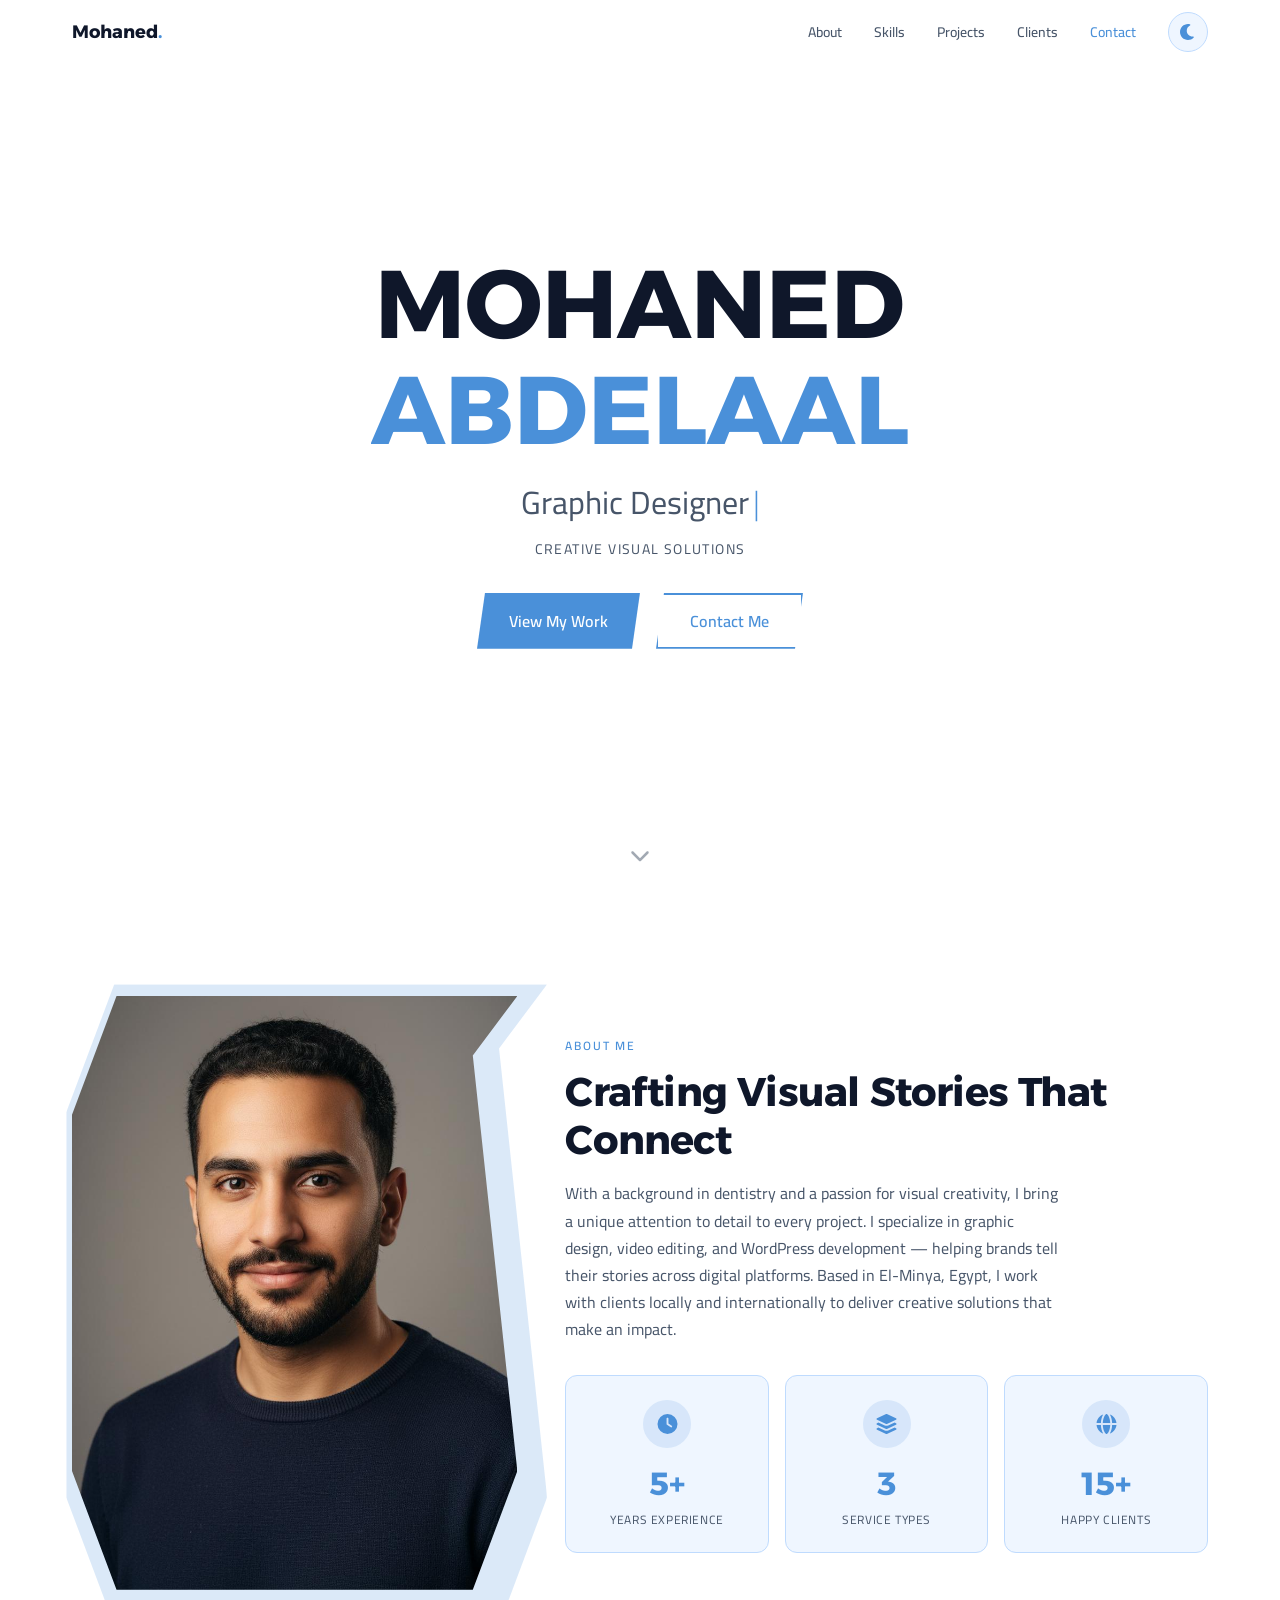
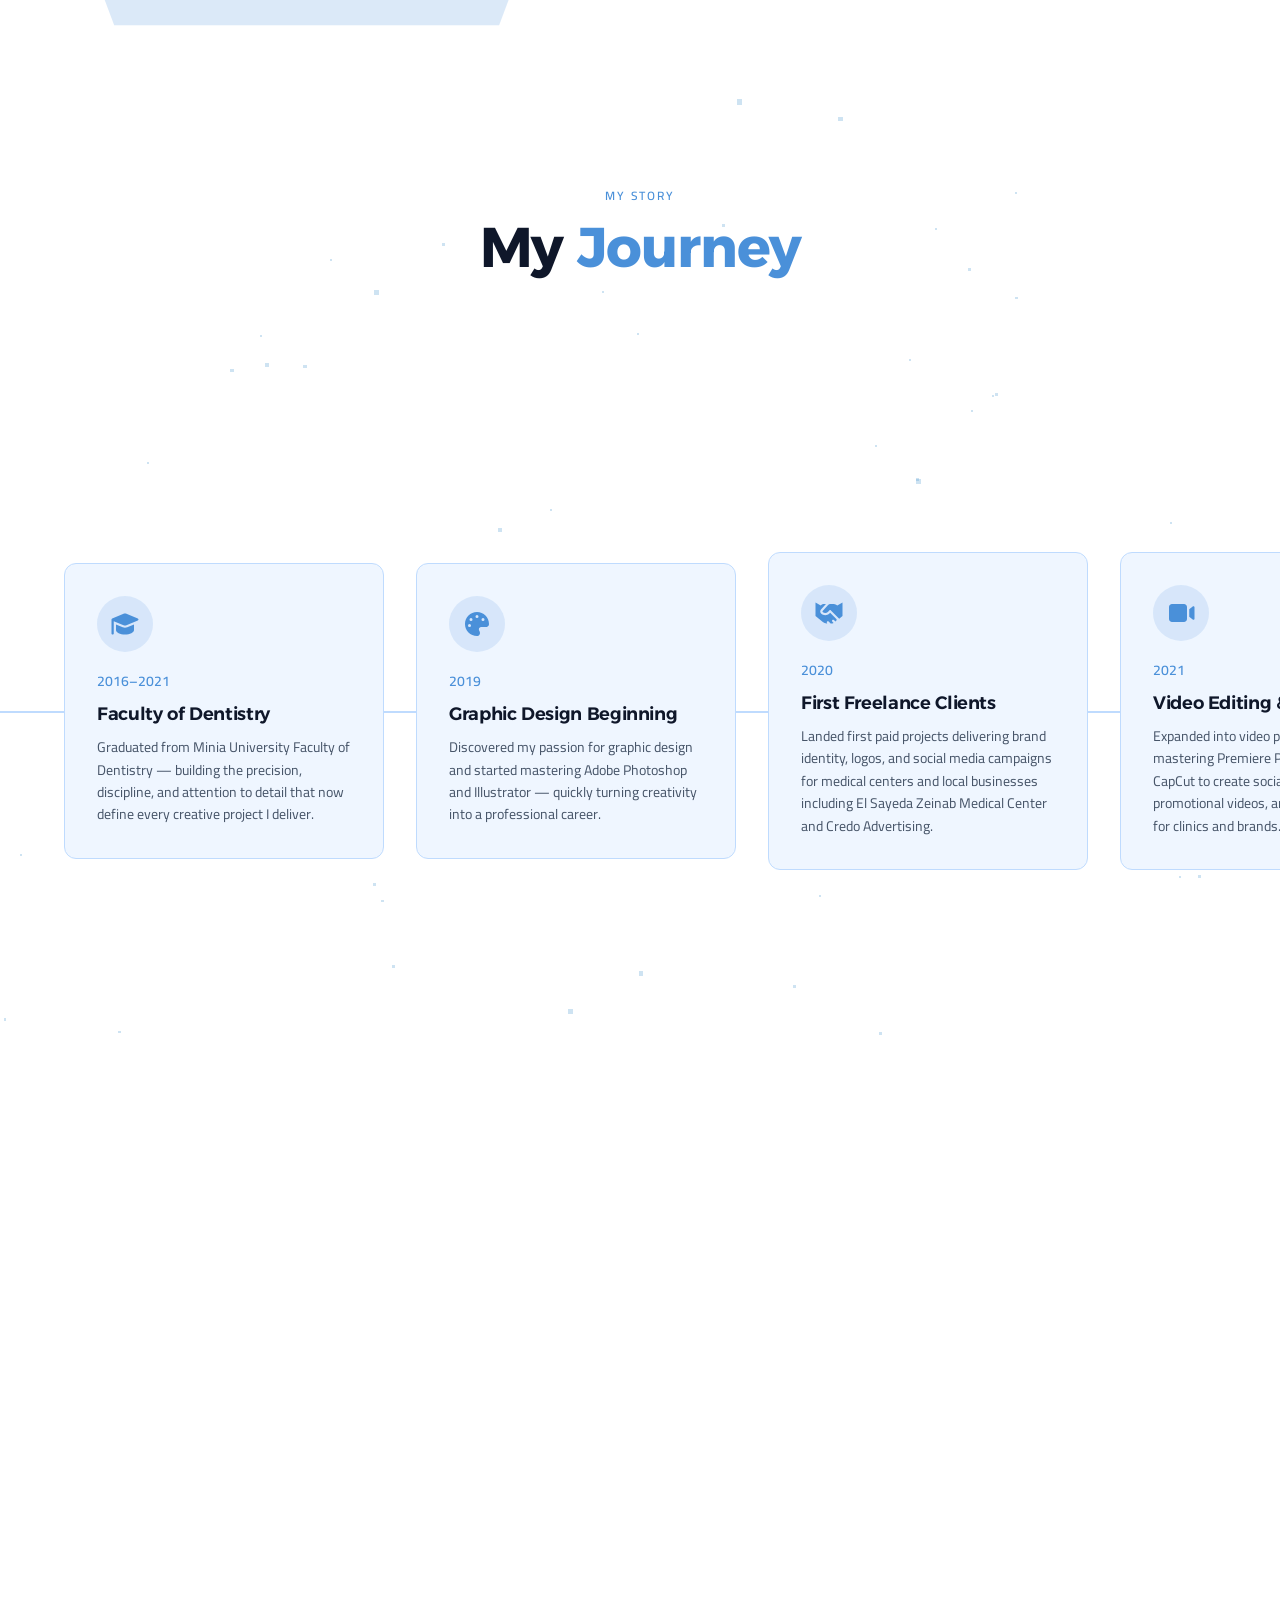
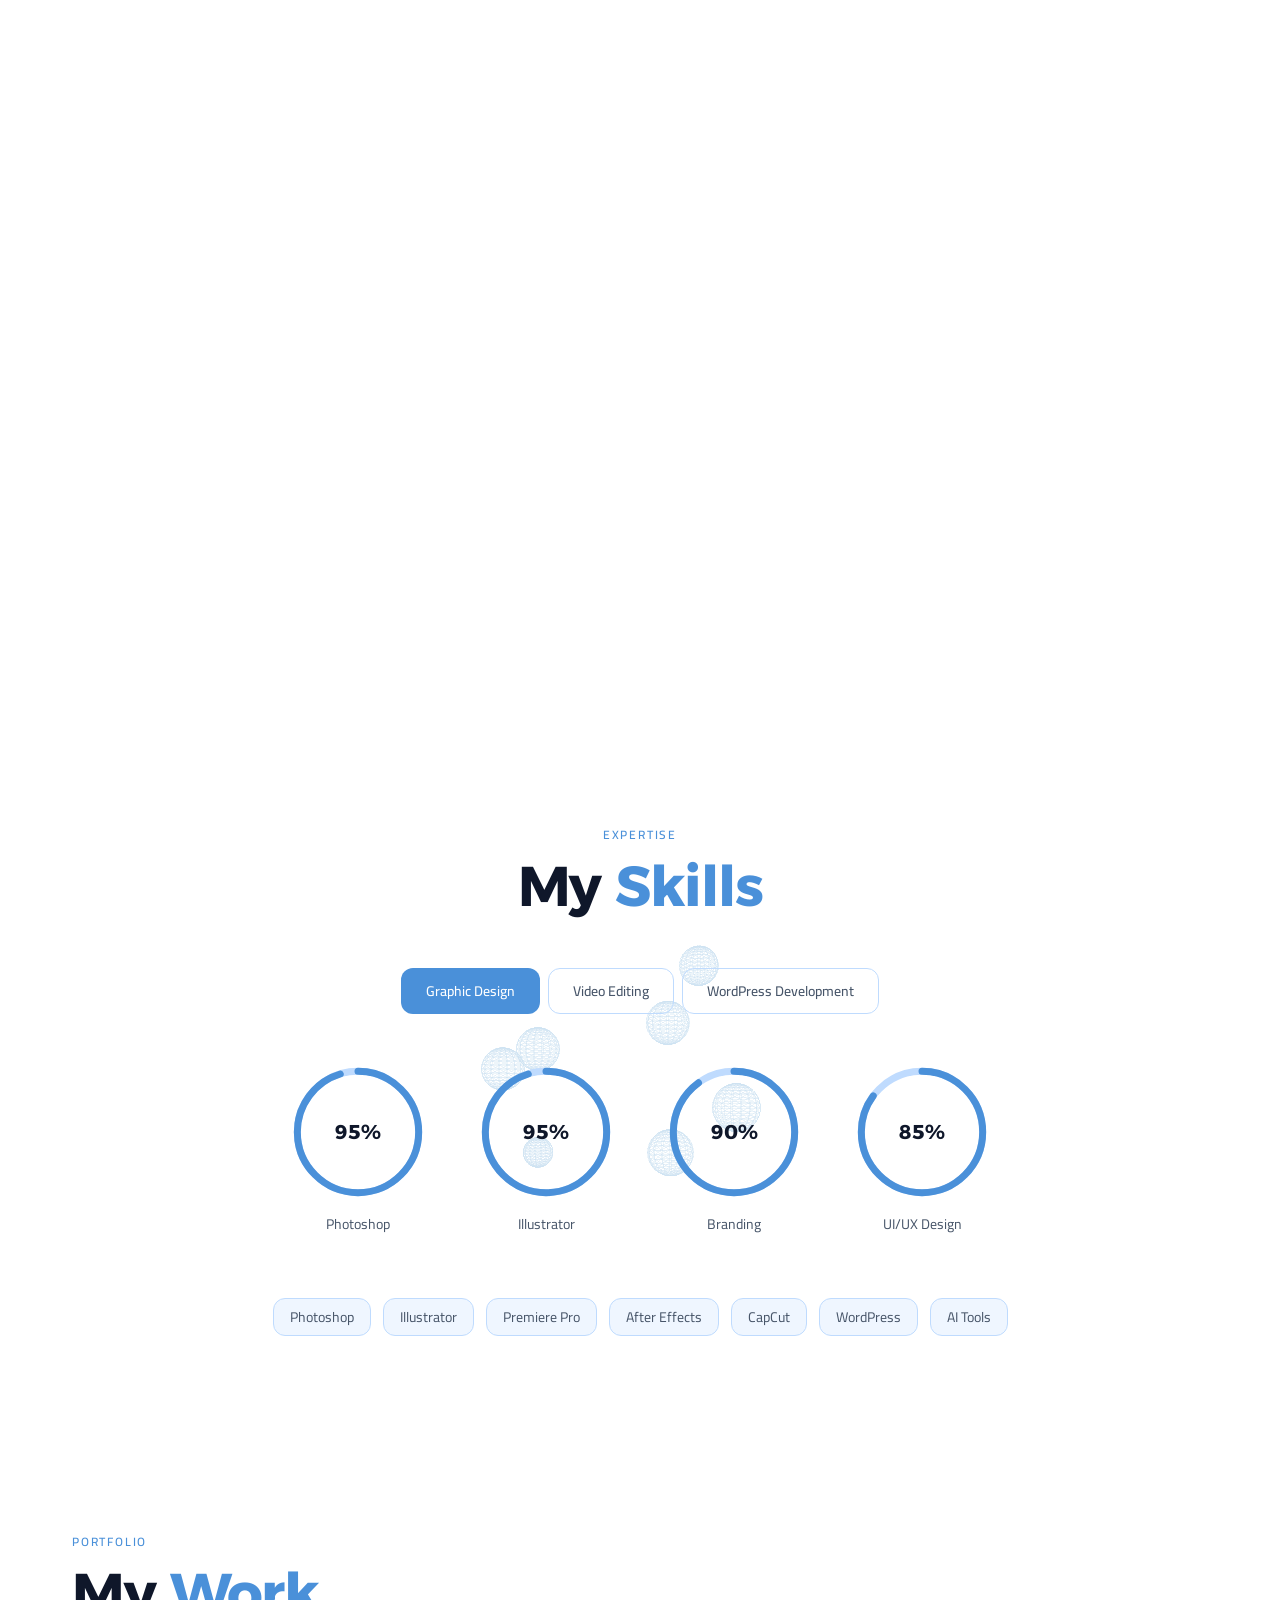
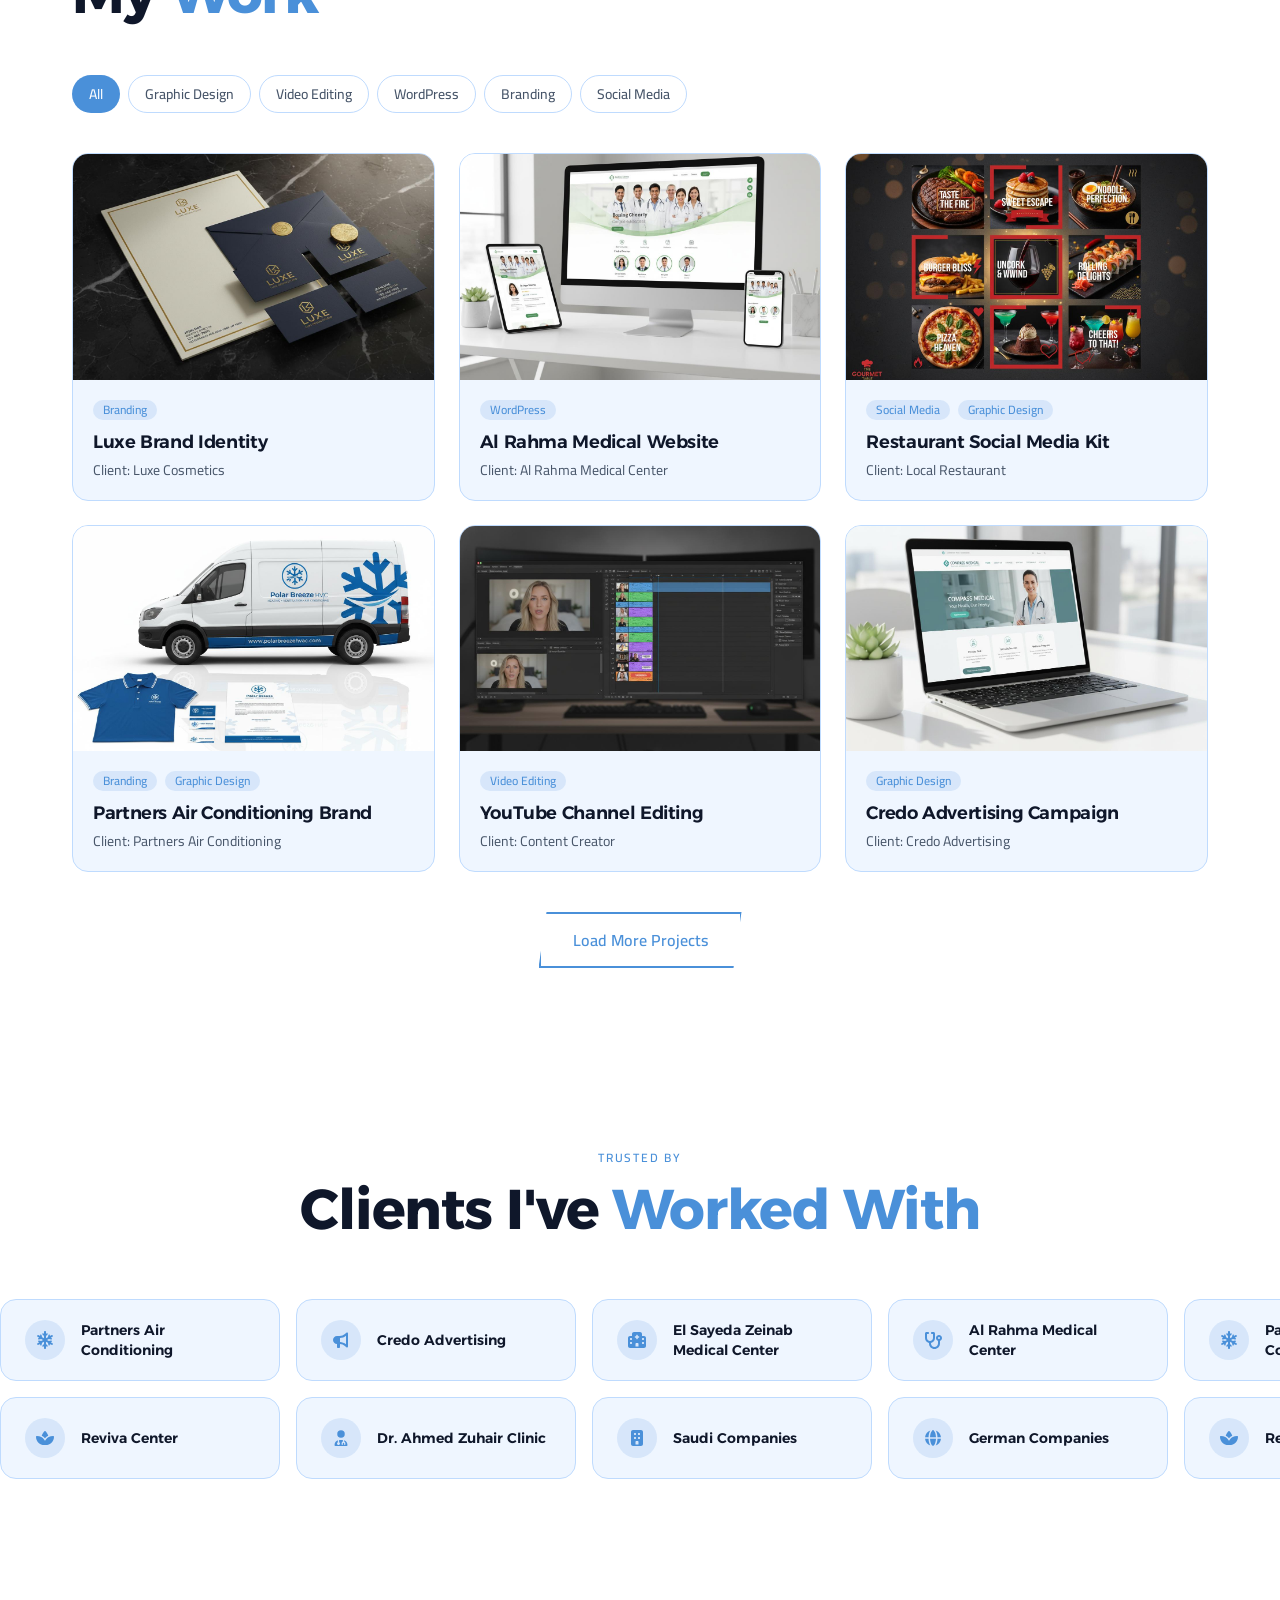
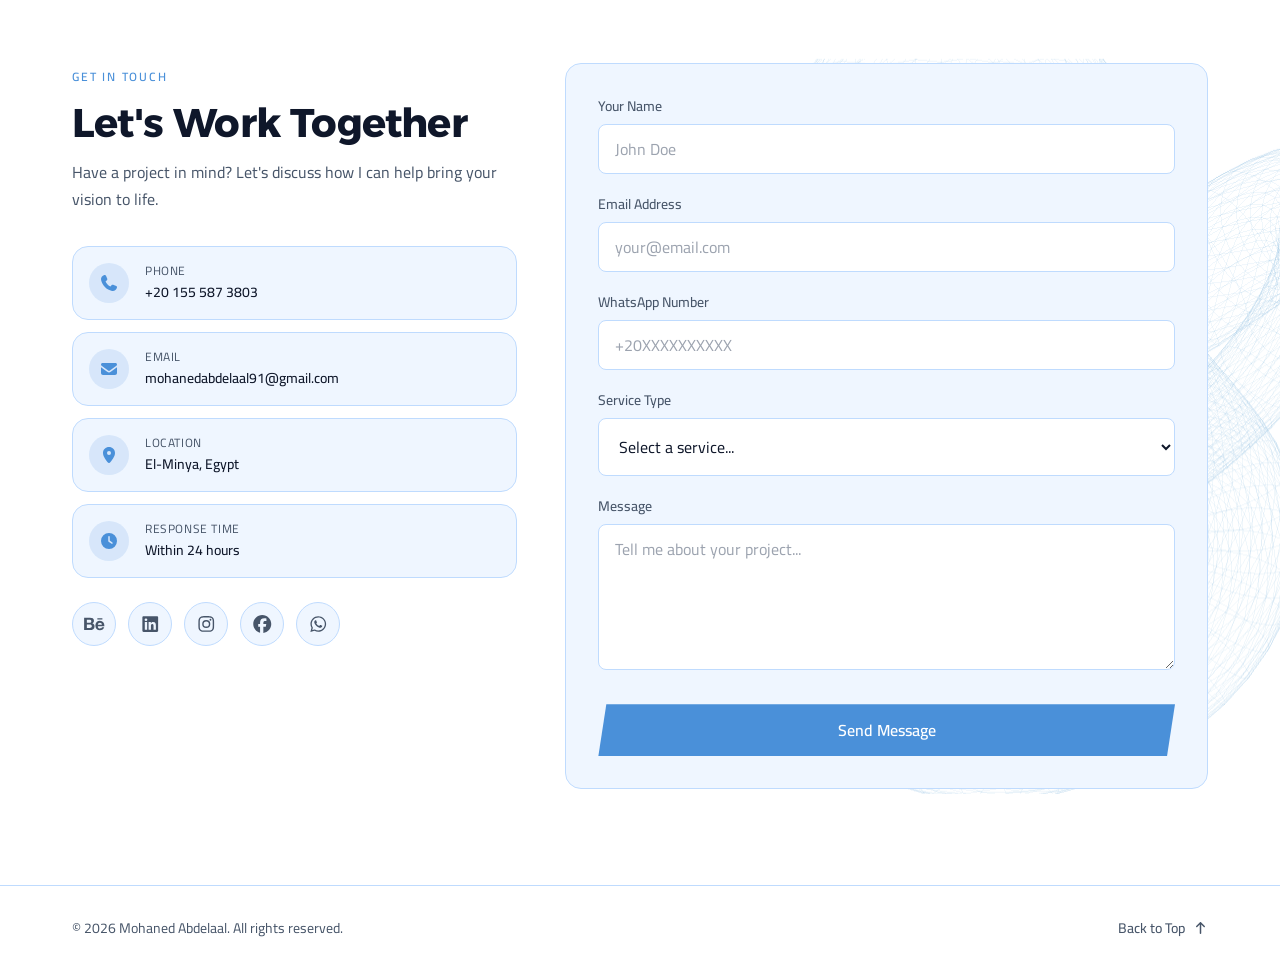
<file: index.html>
<!doctype html>
<html lang="en">
  <head>
    <meta charset="UTF-8" />
    <meta name="viewport" content="width=device-width, initial-scale=1.0" />
    <title>Mohaned Abdelaal Portfolio</title>
    <script type="module" crossorigin src="./assets/index-DmIp0gnD.js"></script>
    <link rel="stylesheet" crossorigin href="./assets/index-DYYjNQL2.css">
  </head>
  <body>
    <div id="root"></div>
  </body>
</html>
</file>
<file: assets/index-DYYjNQL2.css>
@import"https://fonts.googleapis.com/css2?family=Alexandria:wght@300;400;500;600;700;800&family=Cairo:wght@300;400;500;600;700;800&display=swap";*,:before,:after{--tw-border-spacing-x: 0;--tw-border-spacing-y: 0;--tw-translate-x: 0;--tw-translate-y: 0;--tw-rotate: 0;--tw-skew-x: 0;--tw-skew-y: 0;--tw-scale-x: 1;--tw-scale-y: 1;--tw-pan-x: ;--tw-pan-y: ;--tw-pinch-zoom: ;--tw-scroll-snap-strictness: proximity;--tw-gradient-from-position: ;--tw-gradient-via-position: ;--tw-gradient-to-position: ;--tw-ordinal: ;--tw-slashed-zero: ;--tw-numeric-figure: ;--tw-numeric-spacing: ;--tw-numeric-fraction: ;--tw-ring-inset: ;--tw-ring-offset-width: 0px;--tw-ring-offset-color: #fff;--tw-ring-color: rgb(59 130 246 / .5);--tw-ring-offset-shadow: 0 0 #0000;--tw-ring-shadow: 0 0 #0000;--tw-shadow: 0 0 #0000;--tw-shadow-colored: 0 0 #0000;--tw-blur: ;--tw-brightness: ;--tw-contrast: ;--tw-grayscale: ;--tw-hue-rotate: ;--tw-invert: ;--tw-saturate: ;--tw-sepia: ;--tw-drop-shadow: ;--tw-backdrop-blur: ;--tw-backdrop-brightness: ;--tw-backdrop-contrast: ;--tw-backdrop-grayscale: ;--tw-backdrop-hue-rotate: ;--tw-backdrop-invert: ;--tw-backdrop-opacity: ;--tw-backdrop-saturate: ;--tw-backdrop-sepia: ;--tw-contain-size: ;--tw-contain-layout: ;--tw-contain-paint: ;--tw-contain-style: }::backdrop{--tw-border-spacing-x: 0;--tw-border-spacing-y: 0;--tw-translate-x: 0;--tw-translate-y: 0;--tw-rotate: 0;--tw-skew-x: 0;--tw-skew-y: 0;--tw-scale-x: 1;--tw-scale-y: 1;--tw-pan-x: ;--tw-pan-y: ;--tw-pinch-zoom: ;--tw-scroll-snap-strictness: proximity;--tw-gradient-from-position: ;--tw-gradient-via-position: ;--tw-gradient-to-position: ;--tw-ordinal: ;--tw-slashed-zero: ;--tw-numeric-figure: ;--tw-numeric-spacing: ;--tw-numeric-fraction: ;--tw-ring-inset: ;--tw-ring-offset-width: 0px;--tw-ring-offset-color: #fff;--tw-ring-color: rgb(59 130 246 / .5);--tw-ring-offset-shadow: 0 0 #0000;--tw-ring-shadow: 0 0 #0000;--tw-shadow: 0 0 #0000;--tw-shadow-colored: 0 0 #0000;--tw-blur: ;--tw-brightness: ;--tw-contrast: ;--tw-grayscale: ;--tw-hue-rotate: ;--tw-invert: ;--tw-saturate: ;--tw-sepia: ;--tw-drop-shadow: ;--tw-backdrop-blur: ;--tw-backdrop-brightness: ;--tw-backdrop-contrast: ;--tw-backdrop-grayscale: ;--tw-backdrop-hue-rotate: ;--tw-backdrop-invert: ;--tw-backdrop-opacity: ;--tw-backdrop-saturate: ;--tw-backdrop-sepia: ;--tw-contain-size: ;--tw-contain-layout: ;--tw-contain-paint: ;--tw-contain-style: }*,:before,:after{box-sizing:border-box;border-width:0;border-style:solid;border-color:#e5e7eb}:before,:after{--tw-content: ""}html,:host{line-height:1.5;-webkit-text-size-adjust:100%;-moz-tab-size:4;-o-tab-size:4;tab-size:4;font-family:ui-sans-serif,system-ui,sans-serif,"Apple Color Emoji","Segoe UI Emoji",Segoe UI Symbol,"Noto Color Emoji";font-feature-settings:normal;font-variation-settings:normal;-webkit-tap-highlight-color:transparent}body{margin:0;line-height:inherit}hr{height:0;color:inherit;border-top-width:1px}abbr:where([title]){-webkit-text-decoration:underline dotted;text-decoration:underline dotted}h1,h2,h3,h4,h5,h6{font-size:inherit;font-weight:inherit}a{color:inherit;text-decoration:inherit}b,strong{font-weight:bolder}code,kbd,samp,pre{font-family:ui-monospace,SFMono-Regular,Menlo,Monaco,Consolas,Liberation Mono,Courier New,monospace;font-feature-settings:normal;font-variation-settings:normal;font-size:1em}small{font-size:80%}sub,sup{font-size:75%;line-height:0;position:relative;vertical-align:baseline}sub{bottom:-.25em}sup{top:-.5em}table{text-indent:0;border-color:inherit;border-collapse:collapse}button,input,optgroup,select,textarea{font-family:inherit;font-feature-settings:inherit;font-variation-settings:inherit;font-size:100%;font-weight:inherit;line-height:inherit;letter-spacing:inherit;color:inherit;margin:0;padding:0}button,select{text-transform:none}button,input:where([type=button]),input:where([type=reset]),input:where([type=submit]){-webkit-appearance:button;background-color:transparent;background-image:none}:-moz-focusring{outline:auto}:-moz-ui-invalid{box-shadow:none}progress{vertical-align:baseline}::-webkit-inner-spin-button,::-webkit-outer-spin-button{height:auto}[type=search]{-webkit-appearance:textfield;outline-offset:-2px}::-webkit-search-decoration{-webkit-appearance:none}::-webkit-file-upload-button{-webkit-appearance:button;font:inherit}summary{display:list-item}blockquote,dl,dd,h1,h2,h3,h4,h5,h6,hr,figure,p,pre{margin:0}fieldset{margin:0;padding:0}legend{padding:0}ol,ul,menu{list-style:none;margin:0;padding:0}dialog{padding:0}textarea{resize:vertical}input::-moz-placeholder,textarea::-moz-placeholder{opacity:1;color:#9ca3af}input::placeholder,textarea::placeholder{opacity:1;color:#9ca3af}button,[role=button]{cursor:pointer}:disabled{cursor:default}img,svg,video,canvas,audio,iframe,embed,object{display:block;vertical-align:middle}img,video{max-width:100%;height:auto}[hidden]:where(:not([hidden=until-found])){display:none}:root{--color-bg-primary: #FFFFFF;--color-bg-gradient-end: #F0F8FF;--color-accent-primary: #4A90D9;--color-accent-secondary: #2563EB;--color-text-primary: #0F172A;--color-text-secondary: #475569;--color-card-bg: #EFF6FF;--color-border: #BFDBFE;--color-success: #10B981;--color-warning: #F59E0B;--color-error: #EF4444;--color-overlay: rgba(10, 10, 15, .85);--color-glass-bg: rgba(15, 31, 53, .6);--background: 0 0% 100%;--foreground: 222 47% 11%;--card: 213 100% 97%;--card-foreground: 222 47% 11%;--popover: 0 0% 100%;--popover-foreground: 222 47% 11%;--primary: 214 64% 57%;--primary-foreground: 0 0% 100%;--secondary: 224 76% 48%;--secondary-foreground: 0 0% 100%;--muted: 213 100% 97%;--muted-foreground: 215 16% 47%;--accent: 213 100% 97%;--accent-foreground: 222 47% 11%;--destructive: 0 84% 60%;--destructive-foreground: 0 0% 98%;--border: 214 100% 87%;--input: 214 100% 87%;--ring: 214 64% 57%;--radius: .75rem;--font-display: "Alexandria", system-ui, sans-serif;--font-body: "Cairo", system-ui, sans-serif;--ease-spring: cubic-bezier(.34, 1.56, .64, 1);--ease-smooth: cubic-bezier(.4, 0, .2, 1);--ease-out-expo: cubic-bezier(.16, 1, .3, 1)}[data-theme=dark]{--color-bg-primary: #0A0A0F;--color-bg-gradient-end: #0D1B2A;--color-accent-primary: #4A90D9;--color-accent-secondary: #60A5FA;--color-text-primary: #F0F8FF;--color-text-secondary: #94A3B8;--color-card-bg: #0F1F35;--color-border: #1E3A5F;--color-overlay: rgba(10, 10, 15, .9);--color-glass-bg: rgba(15, 31, 53, .8);--background: 240 20% 4%;--foreground: 213 100% 97%;--card: 214 54% 13%;--card-foreground: 213 100% 97%;--popover: 240 20% 4%;--popover-foreground: 213 100% 97%;--primary: 214 64% 57%;--primary-foreground: 0 0% 100%;--secondary: 213 94% 68%;--secondary-foreground: 0 0% 100%;--muted: 214 54% 13%;--muted-foreground: 215 16% 64%;--accent: 214 54% 13%;--accent-foreground: 213 100% 97%;--destructive: 0 62% 30%;--destructive-foreground: 0 0% 98%;--border: 214 50% 24%;--input: 214 50% 24%;--ring: 214 64% 57%}*{border-color:hsl(var(--border))}html{scroll-behavior:smooth}body{font-family:var(--font-body);background:linear-gradient(180deg,var(--color-bg-primary) 0%,var(--color-bg-gradient-end) 100%);color:var(--color-text-primary);min-height:100vh;overflow-x:hidden;-webkit-font-smoothing:antialiased;-moz-osx-font-smoothing:grayscale;transition:background .4s ease-in-out,color .4s ease-in-out}h1,h2,h3,h4,h5,h6{font-family:var(--font-display);line-height:1.2;letter-spacing:-.02em}p{line-height:1.6;max-width:65ch}::-moz-selection{background:var(--color-accent-primary);color:#fff}::selection{background:var(--color-accent-primary);color:#fff}::-webkit-scrollbar{width:8px}::-webkit-scrollbar-track{background:var(--color-bg-primary)}::-webkit-scrollbar-thumb{background:var(--color-border);border-radius:4px}::-webkit-scrollbar-thumb:hover{background:var(--color-accent-primary)}.container{width:100%}@media(min-width:640px){.container{max-width:640px}}@media(min-width:768px){.container{max-width:768px}}@media(min-width:1024px){.container{max-width:1024px}}@media(min-width:1280px){.container{max-width:1280px}}@media(min-width:1536px){.container{max-width:1536px}}.section-container{margin-left:auto;margin-right:auto;width:100%;max-width:1200px;padding-left:1rem;padding-right:1rem}@media(min-width:640px){.section-container{padding-left:1.5rem;padding-right:1.5rem}}@media(min-width:1024px){.section-container{padding-left:2rem;padding-right:2rem}}.section-title{font-family:var(--font-display);font-size:clamp(2rem,5vw,3.5rem);font-weight:700;color:var(--color-text-primary);margin-bottom:3rem;line-height:1.2}.section-title .accent{color:var(--color-accent-primary)}.card-glass{background:var(--color-card-bg);border:1px solid var(--color-border);border-radius:12px;transition:transform .3s var(--ease-spring),box-shadow .3s var(--ease-smooth)}.card-glass:hover{transform:translateY(-4px);box-shadow:0 8px 32px #4a90d926}.btn-primary{display:inline-flex;align-items:center;justify-content:center;gap:.5rem;padding:.875rem 2rem;background:var(--color-accent-primary);color:#fff;font-weight:600;font-family:var(--font-body);clip-path:polygon(8px 0,100% 0,calc(100% - 8px) 100%,0 100%);transition:all .2s ease;cursor:pointer;border:none}.btn-primary:hover{filter:brightness(1.1);transform:scale(1.02) translateY(-2px)}.btn-secondary{display:inline-flex;align-items:center;justify-content:center;gap:.5rem;padding:.875rem 2rem;background:transparent;color:var(--color-accent-primary);font-weight:600;font-family:var(--font-body);border:2px solid var(--color-accent-primary);clip-path:polygon(8px 0,100% 0,calc(100% - 8px) 100%,0 100%);transition:all .2s ease;cursor:pointer}.btn-secondary:hover{background:var(--color-accent-primary);color:#fff}.nav-link{position:relative;color:var(--color-text-secondary);transition:color .2s ease}.nav-link:hover{color:var(--color-accent-primary)}.nav-link:after{content:"";position:absolute;bottom:-4px;left:0;width:0;height:2px;background:var(--color-accent-primary);transition:width .2s ease}.nav-link:hover:after{width:100%}.sr-only{position:absolute;width:1px;height:1px;padding:0;margin:-1px;overflow:hidden;clip:rect(0,0,0,0);white-space:nowrap;border-width:0}.pointer-events-none{pointer-events:none}.visible{visibility:visible}.invisible{visibility:hidden}.fixed{position:fixed}.absolute{position:absolute}.relative{position:relative}.sticky{position:sticky}.inset-0{inset:0}.inset-x-0{left:0;right:0}.inset-y-0{top:0;bottom:0}.-bottom-12{bottom:-3rem}.-bottom-2{bottom:-.5rem}.-left-12{left:-3rem}.-right-1{right:-.25rem}.-right-12{right:-3rem}.-right-2{right:-.5rem}.-top-1{top:-.25rem}.-top-12{top:-3rem}.bottom-0{bottom:0}.bottom-8{bottom:2rem}.left-0{left:0}.left-1\/2{left:50%}.left-2{left:.5rem}.left-4{left:1rem}.left-\[50\%\]{left:50%}.right-0{right:0}.right-1{right:.25rem}.right-2{right:.5rem}.right-3{right:.75rem}.right-4{right:1rem}.top-0{top:0}.top-0\.5{top:.125rem}.top-1\.5{top:.375rem}.top-1\/2{top:50%}.top-24{top:6rem}.top-3\.5{top:.875rem}.top-4{top:1rem}.top-\[1px\]{top:1px}.top-\[50\%\]{top:50%}.top-\[60\%\]{top:60%}.top-full{top:100%}.isolate{isolation:isolate}.z-10{z-index:10}.z-20{z-index:20}.z-40{z-index:40}.z-50{z-index:50}.z-\[100\]{z-index:100}.z-\[1\]{z-index:1}.z-\[200\]{z-index:200}.order-first{order:-9999}.order-last{order:9999}.col-span-full{grid-column:1 / -1}.col-start-2{grid-column-start:2}.row-span-2{grid-row:span 2 / span 2}.row-start-1{grid-row-start:1}.\!m-0{margin:0!important}.-mx-1{margin-left:-.25rem;margin-right:-.25rem}.-my-2{margin-top:-.5rem;margin-bottom:-.5rem}.mx-2{margin-left:.5rem;margin-right:.5rem}.mx-3\.5{margin-left:.875rem;margin-right:.875rem}.mx-auto{margin-left:auto;margin-right:auto}.my-0{margin-top:0;margin-bottom:0}.my-0\.5{margin-top:.125rem;margin-bottom:.125rem}.my-1{margin-top:.25rem;margin-bottom:.25rem}.-ml-4{margin-left:-1rem}.-mt-20{margin-top:-5rem}.-mt-4{margin-top:-1rem}.mb-1\.5{margin-bottom:.375rem}.mb-10{margin-bottom:2.5rem}.mb-12{margin-bottom:3rem}.mb-2{margin-bottom:.5rem}.mb-3{margin-bottom:.75rem}.mb-4{margin-bottom:1rem}.mb-5{margin-bottom:1.25rem}.mb-6{margin-bottom:1.5rem}.mb-8{margin-bottom:2rem}.ml-1{margin-left:.25rem}.ml-4{margin-left:1rem}.ml-auto{margin-left:auto}.mr-2{margin-right:.5rem}.mt-0\.5{margin-top:.125rem}.mt-1{margin-top:.25rem}.mt-1\.5{margin-top:.375rem}.mt-10{margin-top:2.5rem}.mt-16{margin-top:4rem}.mt-2{margin-top:.5rem}.mt-3{margin-top:.75rem}.mt-4{margin-top:1rem}.mt-6{margin-top:1.5rem}.mt-8{margin-top:2rem}.mt-auto{margin-top:auto}.line-clamp-1{overflow:hidden;display:-webkit-box;-webkit-box-orient:vertical;-webkit-line-clamp:1}.line-clamp-2{overflow:hidden;display:-webkit-box;-webkit-box-orient:vertical;-webkit-line-clamp:2}.block{display:block}.inline-block{display:inline-block}.flex{display:flex}.inline-flex{display:inline-flex}.table{display:table}.table-caption{display:table-caption}.table-cell{display:table-cell}.table-row{display:table-row}.grid{display:grid}.hidden{display:none}.aspect-square{aspect-ratio:1 / 1}.aspect-video{aspect-ratio:16 / 9}.size-10{width:2.5rem;height:2.5rem}.size-2{width:.5rem;height:.5rem}.size-2\.5{width:.625rem;height:.625rem}.size-3{width:.75rem;height:.75rem}.size-3\.5{width:.875rem;height:.875rem}.size-4{width:1rem;height:1rem}.size-6{width:1.5rem;height:1.5rem}.size-7{width:1.75rem;height:1.75rem}.size-8{width:2rem;height:2rem}.size-9{width:2.25rem;height:2.25rem}.size-auto{width:auto;height:auto}.size-full{width:100%;height:100%}.h-0\.5{height:.125rem}.h-1\.5{height:.375rem}.h-10{height:2.5rem}.h-11{height:2.75rem}.h-12{height:3rem}.h-14{height:3.5rem}.h-16{height:4rem}.h-2{height:.5rem}.h-2\.5{height:.625rem}.h-24{height:6rem}.h-28{height:7rem}.h-4{height:1rem}.h-40{height:10rem}.h-5{height:1.25rem}.h-6{height:1.5rem}.h-7{height:1.75rem}.h-8{height:2rem}.h-9{height:2.25rem}.h-\[1\.15rem\]{height:1.15rem}.h-\[calc\(100\%-1px\)\]{height:calc(100% - 1px)}.h-\[var\(--radix-navigation-menu-viewport-height\)\]{height:var(--radix-navigation-menu-viewport-height)}.h-\[var\(--radix-select-trigger-height\)\]{height:var(--radix-select-trigger-height)}.h-auto{height:auto}.h-full{height:100%}.h-px{height:1px}.h-screen{height:100vh}.h-svh{height:100svh}.max-h-40{max-height:10rem}.max-h-\[300px\]{max-height:300px}.max-h-\[90vh\]{max-height:90vh}.min-h-0{min-height:0px}.min-h-16{min-height:4rem}.min-h-4{min-height:1rem}.min-h-screen{min-height:100vh}.min-h-svh{min-height:100svh}.w-0{width:0px}.w-1{width:.25rem}.w-10{width:2.5rem}.w-11{width:2.75rem}.w-12{width:3rem}.w-14{width:3.5rem}.w-16{width:4rem}.w-2{width:.5rem}.w-2\.5{width:.625rem}.w-24{width:6rem}.w-3{width:.75rem}.w-3\/4{width:75%}.w-4{width:1rem}.w-5{width:1.25rem}.w-6{width:1.5rem}.w-64{width:16rem}.w-7{width:1.75rem}.w-72{width:18rem}.w-8{width:2rem}.w-9{width:2.25rem}.w-\[100px\]{width:100px}.w-\[3px\]{width:3px}.w-auto{width:auto}.w-fit{width:-moz-fit-content;width:fit-content}.w-full{width:100%}.w-max{width:-moz-max-content;width:max-content}.w-px{width:1px}.min-w-0{min-width:0px}.min-w-10{min-width:2.5rem}.min-w-5{min-width:1.25rem}.min-w-8{min-width:2rem}.min-w-9{min-width:2.25rem}.min-w-\[12rem\]{min-width:12rem}.min-w-\[140px\]{min-width:140px}.min-w-\[200px\]{min-width:200px}.min-w-\[8rem\]{min-width:8rem}.min-w-\[var\(--radix-select-trigger-width\)\]{min-width:var(--radix-select-trigger-width)}.max-w-3xl{max-width:48rem}.max-w-4xl{max-width:56rem}.max-w-\[calc\(100\%-2rem\)\]{max-width:calc(100% - 2rem)}.max-w-lg{max-width:32rem}.max-w-max{max-width:-moz-max-content;max-width:max-content}.max-w-md{max-width:28rem}.max-w-none{max-width:none}.max-w-sm{max-width:24rem}.flex-1{flex:1 1 0%}.flex-shrink-0,.shrink-0{flex-shrink:0}.grow{flex-grow:1}.grow-0{flex-grow:0}.basis-full{flex-basis:100%}.caption-bottom{caption-side:bottom}.border-collapse{border-collapse:collapse}.-translate-x-1\/2{--tw-translate-x: -50%;transform:translate(var(--tw-translate-x),var(--tw-translate-y)) rotate(var(--tw-rotate)) skew(var(--tw-skew-x)) skewY(var(--tw-skew-y)) scaleX(var(--tw-scale-x)) scaleY(var(--tw-scale-y))}.-translate-x-px{--tw-translate-x: -1px;transform:translate(var(--tw-translate-x),var(--tw-translate-y)) rotate(var(--tw-rotate)) skew(var(--tw-skew-x)) skewY(var(--tw-skew-y)) scaleX(var(--tw-scale-x)) scaleY(var(--tw-scale-y))}.-translate-y-1\/2{--tw-translate-y: -50%;transform:translate(var(--tw-translate-x),var(--tw-translate-y)) rotate(var(--tw-rotate)) skew(var(--tw-skew-x)) skewY(var(--tw-skew-y)) scaleX(var(--tw-scale-x)) scaleY(var(--tw-scale-y))}.translate-x-\[-50\%\]{--tw-translate-x: -50%;transform:translate(var(--tw-translate-x),var(--tw-translate-y)) rotate(var(--tw-rotate)) skew(var(--tw-skew-x)) skewY(var(--tw-skew-y)) scaleX(var(--tw-scale-x)) scaleY(var(--tw-scale-y))}.translate-x-px{--tw-translate-x: 1px;transform:translate(var(--tw-translate-x),var(--tw-translate-y)) rotate(var(--tw-rotate)) skew(var(--tw-skew-x)) skewY(var(--tw-skew-y)) scaleX(var(--tw-scale-x)) scaleY(var(--tw-scale-y))}.translate-y-0\.5{--tw-translate-y: .125rem;transform:translate(var(--tw-translate-x),var(--tw-translate-y)) rotate(var(--tw-rotate)) skew(var(--tw-skew-x)) skewY(var(--tw-skew-y)) scaleX(var(--tw-scale-x)) scaleY(var(--tw-scale-y))}.translate-y-\[-50\%\]{--tw-translate-y: -50%;transform:translate(var(--tw-translate-x),var(--tw-translate-y)) rotate(var(--tw-rotate)) skew(var(--tw-skew-x)) skewY(var(--tw-skew-y)) scaleX(var(--tw-scale-x)) scaleY(var(--tw-scale-y))}.translate-y-\[calc\(-50\%_-_2px\)\]{--tw-translate-y: calc(-50% - 2px) ;transform:translate(var(--tw-translate-x),var(--tw-translate-y)) rotate(var(--tw-rotate)) skew(var(--tw-skew-x)) skewY(var(--tw-skew-y)) scaleX(var(--tw-scale-x)) scaleY(var(--tw-scale-y))}.-rotate-90{--tw-rotate: -90deg;transform:translate(var(--tw-translate-x),var(--tw-translate-y)) rotate(var(--tw-rotate)) skew(var(--tw-skew-x)) skewY(var(--tw-skew-y)) scaleX(var(--tw-scale-x)) scaleY(var(--tw-scale-y))}.rotate-45{--tw-rotate: 45deg;transform:translate(var(--tw-translate-x),var(--tw-translate-y)) rotate(var(--tw-rotate)) skew(var(--tw-skew-x)) skewY(var(--tw-skew-y)) scaleX(var(--tw-scale-x)) scaleY(var(--tw-scale-y))}.rotate-90{--tw-rotate: 90deg;transform:translate(var(--tw-translate-x),var(--tw-translate-y)) rotate(var(--tw-rotate)) skew(var(--tw-skew-x)) skewY(var(--tw-skew-y)) scaleX(var(--tw-scale-x)) scaleY(var(--tw-scale-y))}.transform{transform:translate(var(--tw-translate-x),var(--tw-translate-y)) rotate(var(--tw-rotate)) skew(var(--tw-skew-x)) skewY(var(--tw-skew-y)) scaleX(var(--tw-scale-x)) scaleY(var(--tw-scale-y))}@keyframes caret-blink{0%,70%,to{opacity:1}20%,50%{opacity:0}}.animate-caret-blink{animation:caret-blink 1.25s ease-out infinite}@keyframes pulse{50%{opacity:.5}}.animate-pulse{animation:pulse 2s cubic-bezier(.4,0,.6,1) infinite}@keyframes spin{to{transform:rotate(360deg)}}.animate-spin{animation:spin 1s linear infinite}.cursor-default{cursor:default}.cursor-pointer{cursor:pointer}.cursor-text{cursor:text}.touch-none{touch-action:none}.select-none{-webkit-user-select:none;-moz-user-select:none;user-select:none}.resize-none{resize:none}.resize-y{resize:vertical}.resize{resize:both}.scroll-my-1{scroll-margin-top:.25rem;scroll-margin-bottom:.25rem}.scroll-py-1{scroll-padding-top:.25rem;scroll-padding-bottom:.25rem}.list-disc{list-style-type:disc}.list-none{list-style-type:none}.auto-rows-min{grid-auto-rows:min-content}.grid-cols-1{grid-template-columns:repeat(1,minmax(0,1fr))}.grid-cols-2{grid-template-columns:repeat(2,minmax(0,1fr))}.grid-cols-\[0_1fr\]{grid-template-columns:0 1fr}.grid-rows-\[auto_auto\]{grid-template-rows:auto auto}.flex-row{flex-direction:row}.flex-col{flex-direction:column}.flex-col-reverse{flex-direction:column-reverse}.flex-wrap{flex-wrap:wrap}.place-content-center{place-content:center}.items-start{align-items:flex-start}.items-end{align-items:flex-end}.items-center{align-items:center}.items-stretch{align-items:stretch}.justify-start{justify-content:flex-start}.justify-end{justify-content:flex-end}.justify-center{justify-content:center}.justify-between{justify-content:space-between}.justify-around{justify-content:space-around}.justify-items-start{justify-items:start}.gap-0\.5{gap:.125rem}.gap-1{gap:.25rem}.gap-1\.5{gap:.375rem}.gap-12{gap:3rem}.gap-2{gap:.5rem}.gap-2\.5{gap:.625rem}.gap-3{gap:.75rem}.gap-4{gap:1rem}.gap-5{gap:1.25rem}.gap-6{gap:1.5rem}.gap-7{gap:1.75rem}.gap-8{gap:2rem}.gap-\[--spacing\(var\(--gap\)\)\]{gap:var(--spacing(var(--gap)))}.gap-y-0\.5{row-gap:.125rem}.space-y-0\.5>:not([hidden])~:not([hidden]){--tw-space-y-reverse: 0;margin-top:calc(.125rem * calc(1 - var(--tw-space-y-reverse)));margin-bottom:calc(.125rem * var(--tw-space-y-reverse))}.space-y-2>:not([hidden])~:not([hidden]){--tw-space-y-reverse: 0;margin-top:calc(.5rem * calc(1 - var(--tw-space-y-reverse)));margin-bottom:calc(.5rem * var(--tw-space-y-reverse))}.space-y-4>:not([hidden])~:not([hidden]){--tw-space-y-reverse: 0;margin-top:calc(1rem * calc(1 - var(--tw-space-y-reverse)));margin-bottom:calc(1rem * var(--tw-space-y-reverse))}.self-start{align-self:flex-start}.self-stretch{align-self:stretch}.justify-self-end{justify-self:end}.overflow-auto{overflow:auto}.overflow-hidden{overflow:hidden}.overflow-x-auto{overflow-x:auto}.overflow-y-auto{overflow-y:auto}.overflow-x-hidden{overflow-x:hidden}.truncate{overflow:hidden;text-overflow:ellipsis;white-space:nowrap}.whitespace-nowrap{white-space:nowrap}.text-balance{text-wrap:balance}.break-words{overflow-wrap:break-word}.rounded{border-radius:.25rem}.rounded-2xl{border-radius:1rem}.rounded-\[2px\]{border-radius:2px}.rounded-\[4px\]{border-radius:4px}.rounded-\[calc\(var\(--radius\)-5px\)\]{border-radius:calc(var(--radius) - 5px)}.rounded-\[inherit\]{border-radius:inherit}.rounded-full{border-radius:9999px}.rounded-lg{border-radius:var(--radius)}.rounded-md{border-radius:calc(var(--radius) - 2px)}.rounded-none{border-radius:0}.rounded-sm{border-radius:calc(var(--radius) - 4px)}.rounded-xl{border-radius:calc(var(--radius) + 4px)}.rounded-xs{border-radius:calc(var(--radius) - 6px)}.rounded-l-md{border-top-left-radius:calc(var(--radius) - 2px);border-bottom-left-radius:calc(var(--radius) - 2px)}.rounded-r-md{border-top-right-radius:calc(var(--radius) - 2px);border-bottom-right-radius:calc(var(--radius) - 2px)}.rounded-t-2xl{border-top-left-radius:1rem;border-top-right-radius:1rem}.rounded-tl-sm{border-top-left-radius:calc(var(--radius) - 4px)}.border{border-width:1px}.border-0{border-width:0px}.border-\[1\.5px\]{border-width:1.5px}.border-y{border-top-width:1px;border-bottom-width:1px}.border-b{border-bottom-width:1px}.border-b-2{border-bottom-width:2px}.border-l{border-left-width:1px}.border-r{border-right-width:1px}.border-t{border-top-width:1px}.border-dashed{border-style:dashed}.border-border{border-color:hsl(var(--border))}.border-border\/50{border-color:hsl(var(--border) / .5)}.border-input{border-color:hsl(var(--input))}.border-primary{border-color:hsl(var(--primary))}.border-sidebar-border{border-color:hsl(var(--sidebar-border))}.border-transparent{border-color:transparent}.border-l-transparent{border-left-color:transparent}.border-t-transparent{border-top-color:transparent}.bg-accent{background-color:hsl(var(--accent))}.bg-background{background-color:hsl(var(--background))}.bg-black\/50{background-color:#00000080}.bg-black\/60{background-color:#0009}.bg-blue-50\/30{background-color:#eff6ff4d}.bg-blue-500{--tw-bg-opacity: 1;background-color:rgb(59 130 246 / var(--tw-bg-opacity, 1))}.bg-border{background-color:hsl(var(--border))}.bg-card{background-color:hsl(var(--card))}.bg-destructive{--tw-bg-opacity: 1;background-color:hsl(var(--destructive) / var(--tw-bg-opacity, 1))}.bg-foreground{background-color:hsl(var(--foreground))}.bg-gray-100{--tw-bg-opacity: 1;background-color:rgb(243 244 246 / var(--tw-bg-opacity, 1))}.bg-gray-300{--tw-bg-opacity: 1;background-color:rgb(209 213 219 / var(--tw-bg-opacity, 1))}.bg-green-50{--tw-bg-opacity: 1;background-color:rgb(240 253 244 / var(--tw-bg-opacity, 1))}.bg-input{background-color:hsl(var(--input))}.bg-muted{background-color:hsl(var(--muted))}.bg-muted\/50{background-color:hsl(var(--muted) / .5)}.bg-popover{background-color:hsl(var(--popover))}.bg-primary{background-color:hsl(var(--primary))}.bg-primary\/20{background-color:hsl(var(--primary) / .2)}.bg-red-500{--tw-bg-opacity: 1;background-color:rgb(239 68 68 / var(--tw-bg-opacity, 1))}.bg-secondary{background-color:hsl(var(--secondary))}.bg-sidebar{background-color:hsl(var(--sidebar-background))}.bg-sidebar-border{background-color:hsl(var(--sidebar-border))}.bg-transparent{background-color:transparent}.bg-white{--tw-bg-opacity: 1;background-color:rgb(255 255 255 / var(--tw-bg-opacity, 1))}.fill-current{fill:currentColor}.fill-foreground{fill:hsl(var(--foreground))}.fill-primary{fill:hsl(var(--primary))}.object-contain{-o-object-fit:contain;object-fit:contain}.object-cover{-o-object-fit:cover;object-fit:cover}.\!p-4{padding:1rem!important}.\!p-5{padding:1.25rem!important}.p-0{padding:0}.p-1{padding:.25rem}.p-2{padding:.5rem}.p-3{padding:.75rem}.p-4{padding:1rem}.p-5{padding:1.25rem}.p-6{padding:1.5rem}.p-8{padding:2rem}.p-\[3px\]{padding:3px}.p-px{padding:1px}.px-1{padding-left:.25rem;padding-right:.25rem}.px-1\.5{padding-left:.375rem;padding-right:.375rem}.px-16{padding-left:4rem;padding-right:4rem}.px-2{padding-left:.5rem;padding-right:.5rem}.px-2\.5{padding-left:.625rem;padding-right:.625rem}.px-3{padding-left:.75rem;padding-right:.75rem}.px-4{padding-left:1rem;padding-right:1rem}.px-6{padding-left:1.5rem;padding-right:1.5rem}.py-0\.5{padding-top:.125rem;padding-bottom:.125rem}.py-1{padding-top:.25rem;padding-bottom:.25rem}.py-1\.5{padding-top:.375rem;padding-bottom:.375rem}.py-12{padding-top:3rem;padding-bottom:3rem}.py-2{padding-top:.5rem;padding-bottom:.5rem}.py-2\.5{padding-top:.625rem;padding-bottom:.625rem}.py-20{padding-top:5rem;padding-bottom:5rem}.py-24{padding-top:6rem;padding-bottom:6rem}.py-3{padding-top:.75rem;padding-bottom:.75rem}.py-4{padding-top:1rem;padding-bottom:1rem}.py-5{padding-top:1.25rem;padding-bottom:1.25rem}.py-6{padding-top:1.5rem;padding-bottom:1.5rem}.py-8{padding-top:2rem;padding-bottom:2rem}.pb-1{padding-bottom:.25rem}.pb-24{padding-bottom:6rem}.pb-3{padding-bottom:.75rem}.pb-4{padding-bottom:1rem}.pb-8{padding-bottom:2rem}.pl-2{padding-left:.5rem}.pl-3{padding-left:.75rem}.pl-4{padding-left:1rem}.pl-8{padding-left:2rem}.pr-1{padding-right:.25rem}.pr-2{padding-right:.5rem}.pr-2\.5{padding-right:.625rem}.pr-3{padding-right:.75rem}.pr-8{padding-right:2rem}.pt-0{padding-top:0}.pt-2{padding-top:.5rem}.pt-24{padding-top:6rem}.pt-3{padding-top:.75rem}.pt-4{padding-top:1rem}.text-left{text-align:left}.text-center{text-align:center}.align-middle{vertical-align:middle}.font-mono{font-family:ui-monospace,SFMono-Regular,Menlo,Monaco,Consolas,Liberation Mono,Courier New,monospace}.font-sans{font-family:ui-sans-serif,system-ui,sans-serif,"Apple Color Emoji","Segoe UI Emoji",Segoe UI Symbol,"Noto Color Emoji"}.text-2xl{font-size:1.5rem;line-height:2rem}.text-4xl{font-size:2.25rem;line-height:2.5rem}.text-\[0\.8rem\]{font-size:.8rem}.text-\[10px\]{font-size:10px}.text-base{font-size:1rem;line-height:1.5rem}.text-lg{font-size:1.125rem;line-height:1.75rem}.text-sm{font-size:.875rem;line-height:1.25rem}.text-sm\/relaxed{font-size:.875rem;line-height:1.625}.text-xl{font-size:1.25rem;line-height:1.75rem}.text-xs{font-size:.75rem;line-height:1rem}.font-bold{font-weight:700}.font-medium{font-weight:500}.font-normal{font-weight:400}.font-semibold{font-weight:600}.uppercase{text-transform:uppercase}.tabular-nums{--tw-numeric-spacing: tabular-nums;font-variant-numeric:var(--tw-ordinal) var(--tw-slashed-zero) var(--tw-numeric-figure) var(--tw-numeric-spacing) var(--tw-numeric-fraction)}.leading-none{line-height:1}.leading-normal{line-height:1.5}.leading-snug{line-height:1.375}.tracking-\[0\.15em\]{letter-spacing:.15em}.tracking-\[0\.1em\]{letter-spacing:.1em}.tracking-tight{letter-spacing:-.025em}.tracking-wider{letter-spacing:.05em}.tracking-widest{letter-spacing:.1em}.text-accent-foreground{color:hsl(var(--accent-foreground))}.text-background{color:hsl(var(--background))}.text-card-foreground{color:hsl(var(--card-foreground))}.text-current{color:currentColor}.text-destructive{--tw-text-opacity: 1;color:hsl(var(--destructive) / var(--tw-text-opacity, 1))}.text-foreground{color:hsl(var(--foreground))}.text-gray-500{--tw-text-opacity: 1;color:rgb(107 114 128 / var(--tw-text-opacity, 1))}.text-green-600{--tw-text-opacity: 1;color:rgb(22 163 74 / var(--tw-text-opacity, 1))}.text-muted-foreground{color:hsl(var(--muted-foreground))}.text-popover-foreground{color:hsl(var(--popover-foreground))}.text-primary{color:hsl(var(--primary))}.text-primary-foreground{color:hsl(var(--primary-foreground))}.text-secondary-foreground{color:hsl(var(--secondary-foreground))}.text-sidebar-foreground{color:hsl(var(--sidebar-foreground))}.text-sidebar-foreground\/70{color:hsl(var(--sidebar-foreground) / .7)}.text-white{--tw-text-opacity: 1;color:rgb(255 255 255 / var(--tw-text-opacity, 1))}.underline-offset-4{text-underline-offset:4px}.opacity-0{opacity:0}.opacity-50{opacity:.5}.opacity-70{opacity:.7}.shadow{--tw-shadow: 0 1px 3px 0 rgb(0 0 0 / .1), 0 1px 2px -1px rgb(0 0 0 / .1);--tw-shadow-colored: 0 1px 3px 0 var(--tw-shadow-color), 0 1px 2px -1px var(--tw-shadow-color);box-shadow:var(--tw-ring-offset-shadow, 0 0 #0000),var(--tw-ring-shadow, 0 0 #0000),var(--tw-shadow)}.shadow-\[0_0_0_1px_hsl\(var\(--sidebar-border\)\)\]{--tw-shadow: 0 0 0 1px hsl(var(--sidebar-border));--tw-shadow-colored: 0 0 0 1px var(--tw-shadow-color);box-shadow:var(--tw-ring-offset-shadow, 0 0 #0000),var(--tw-ring-shadow, 0 0 #0000),var(--tw-shadow)}.shadow-lg{--tw-shadow: 0 10px 15px -3px rgb(0 0 0 / .1), 0 4px 6px -4px rgb(0 0 0 / .1);--tw-shadow-colored: 0 10px 15px -3px var(--tw-shadow-color), 0 4px 6px -4px var(--tw-shadow-color);box-shadow:var(--tw-ring-offset-shadow, 0 0 #0000),var(--tw-ring-shadow, 0 0 #0000),var(--tw-shadow)}.shadow-md{--tw-shadow: 0 4px 6px -1px rgb(0 0 0 / .1), 0 2px 4px -2px rgb(0 0 0 / .1);--tw-shadow-colored: 0 4px 6px -1px var(--tw-shadow-color), 0 2px 4px -2px var(--tw-shadow-color);box-shadow:var(--tw-ring-offset-shadow, 0 0 #0000),var(--tw-ring-shadow, 0 0 #0000),var(--tw-shadow)}.shadow-none{--tw-shadow: 0 0 #0000;--tw-shadow-colored: 0 0 #0000;box-shadow:var(--tw-ring-offset-shadow, 0 0 #0000),var(--tw-ring-shadow, 0 0 #0000),var(--tw-shadow)}.shadow-sm{--tw-shadow: 0 1px 2px 0 rgb(0 0 0 / .05);--tw-shadow-colored: 0 1px 2px 0 var(--tw-shadow-color);box-shadow:var(--tw-ring-offset-shadow, 0 0 #0000),var(--tw-ring-shadow, 0 0 #0000),var(--tw-shadow)}.shadow-xl{--tw-shadow: 0 20px 25px -5px rgb(0 0 0 / .1), 0 8px 10px -6px rgb(0 0 0 / .1);--tw-shadow-colored: 0 20px 25px -5px var(--tw-shadow-color), 0 8px 10px -6px var(--tw-shadow-color);box-shadow:var(--tw-ring-offset-shadow, 0 0 #0000),var(--tw-ring-shadow, 0 0 #0000),var(--tw-shadow)}.shadow-xs{--tw-shadow: 0 1px 2px 0 rgb(0 0 0 / .05);--tw-shadow-colored: 0 1px 2px 0 var(--tw-shadow-color);box-shadow:var(--tw-ring-offset-shadow, 0 0 #0000),var(--tw-ring-shadow, 0 0 #0000),var(--tw-shadow)}.outline-none{outline:2px solid transparent;outline-offset:2px}.outline{outline-style:solid}.ring-0{--tw-ring-offset-shadow: var(--tw-ring-inset) 0 0 0 var(--tw-ring-offset-width) var(--tw-ring-offset-color);--tw-ring-shadow: var(--tw-ring-inset) 0 0 0 calc(0px + var(--tw-ring-offset-width)) var(--tw-ring-color);box-shadow:var(--tw-ring-offset-shadow),var(--tw-ring-shadow),var(--tw-shadow, 0 0 #0000)}.ring-ring\/50{--tw-ring-color: hsl(var(--ring) / .5)}.ring-sidebar-ring{--tw-ring-color: hsl(var(--sidebar-ring))}.ring-offset-background{--tw-ring-offset-color: hsl(var(--background))}.blur{--tw-blur: blur(8px);filter:var(--tw-blur) var(--tw-brightness) var(--tw-contrast) var(--tw-grayscale) var(--tw-hue-rotate) var(--tw-invert) var(--tw-saturate) var(--tw-sepia) var(--tw-drop-shadow)}.filter{filter:var(--tw-blur) var(--tw-brightness) var(--tw-contrast) var(--tw-grayscale) var(--tw-hue-rotate) var(--tw-invert) var(--tw-saturate) var(--tw-sepia) var(--tw-drop-shadow)}.transition{transition-property:color,background-color,border-color,text-decoration-color,fill,stroke,opacity,box-shadow,transform,filter,backdrop-filter;transition-timing-function:cubic-bezier(.4,0,.2,1);transition-duration:.15s}.transition-\[color\,box-shadow\]{transition-property:color,box-shadow;transition-timing-function:cubic-bezier(.4,0,.2,1);transition-duration:.15s}.transition-\[left\,right\,width\]{transition-property:left,right,width;transition-timing-function:cubic-bezier(.4,0,.2,1);transition-duration:.15s}.transition-\[margin\,opacity\]{transition-property:margin,opacity;transition-timing-function:cubic-bezier(.4,0,.2,1);transition-duration:.15s}.transition-\[width\,height\,padding\]{transition-property:width,height,padding;transition-timing-function:cubic-bezier(.4,0,.2,1);transition-duration:.15s}.transition-\[width\]{transition-property:width;transition-timing-function:cubic-bezier(.4,0,.2,1);transition-duration:.15s}.transition-all{transition-property:all;transition-timing-function:cubic-bezier(.4,0,.2,1);transition-duration:.15s}.transition-colors{transition-property:color,background-color,border-color,text-decoration-color,fill,stroke;transition-timing-function:cubic-bezier(.4,0,.2,1);transition-duration:.15s}.transition-none{transition-property:none}.transition-opacity{transition-property:opacity;transition-timing-function:cubic-bezier(.4,0,.2,1);transition-duration:.15s}.transition-shadow{transition-property:box-shadow;transition-timing-function:cubic-bezier(.4,0,.2,1);transition-duration:.15s}.transition-transform{transition-property:transform;transition-timing-function:cubic-bezier(.4,0,.2,1);transition-duration:.15s}.duration-100{transition-duration:.1s}.duration-1000{transition-duration:1s}.duration-200{transition-duration:.2s}.duration-300{transition-duration:.3s}.duration-500{transition-duration:.5s}.ease-in-out{transition-timing-function:cubic-bezier(.4,0,.2,1)}.ease-linear{transition-timing-function:linear}.ease-out{transition-timing-function:cubic-bezier(0,0,.2,1)}@keyframes enter{0%{opacity:var(--tw-enter-opacity, 1);transform:translate3d(var(--tw-enter-translate-x, 0),var(--tw-enter-translate-y, 0),0) scale3d(var(--tw-enter-scale, 1),var(--tw-enter-scale, 1),var(--tw-enter-scale, 1)) rotate(var(--tw-enter-rotate, 0))}}@keyframes exit{to{opacity:var(--tw-exit-opacity, 1);transform:translate3d(var(--tw-exit-translate-x, 0),var(--tw-exit-translate-y, 0),0) scale3d(var(--tw-exit-scale, 1),var(--tw-exit-scale, 1),var(--tw-exit-scale, 1)) rotate(var(--tw-exit-rotate, 0))}}.animate-in{animation-name:enter;animation-duration:.15s;--tw-enter-opacity: initial;--tw-enter-scale: initial;--tw-enter-rotate: initial;--tw-enter-translate-x: initial;--tw-enter-translate-y: initial}.fade-in-0{--tw-enter-opacity: 0}.zoom-in-95{--tw-enter-scale: .95}.duration-100{animation-duration:.1s}.duration-1000{animation-duration:1s}.duration-200{animation-duration:.2s}.duration-300{animation-duration:.3s}.duration-500{animation-duration:.5s}.ease-in-out{animation-timing-function:cubic-bezier(.4,0,.2,1)}.ease-linear{animation-timing-function:linear}.ease-out{animation-timing-function:cubic-bezier(0,0,.2,1)}.running{animation-play-state:running}.paused{animation-play-state:paused}.\[--cell-size\:--spacing\(8\)\]{--cell-size: var(--spacing(8))}@keyframes marquee-left{0%{transform:translate(0)}to{transform:translate(-50%)}}@keyframes marquee-right{0%{transform:translate(-50%)}to{transform:translate(0)}}@keyframes bounce-slow{0%,to{transform:translateY(0)}50%{transform:translateY(8px)}}@keyframes spin-slow{0%{transform:rotate(0)}to{transform:rotate(360deg)}}.selection\:bg-primary *::-moz-selection{background-color:hsl(var(--primary))}.selection\:bg-primary *::selection{background-color:hsl(var(--primary))}.selection\:text-primary-foreground *::-moz-selection{color:hsl(var(--primary-foreground))}.selection\:text-primary-foreground *::selection{color:hsl(var(--primary-foreground))}.selection\:bg-primary::-moz-selection{background-color:hsl(var(--primary))}.selection\:bg-primary::selection{background-color:hsl(var(--primary))}.selection\:text-primary-foreground::-moz-selection{color:hsl(var(--primary-foreground))}.selection\:text-primary-foreground::selection{color:hsl(var(--primary-foreground))}.file\:inline-flex::file-selector-button{display:inline-flex}.file\:h-7::file-selector-button{height:1.75rem}.file\:border-0::file-selector-button{border-width:0px}.file\:bg-transparent::file-selector-button{background-color:transparent}.file\:text-sm::file-selector-button{font-size:.875rem;line-height:1.25rem}.file\:font-medium::file-selector-button{font-weight:500}.file\:text-foreground::file-selector-button{color:hsl(var(--foreground))}.placeholder\:text-muted-foreground::-moz-placeholder{color:hsl(var(--muted-foreground))}.placeholder\:text-muted-foreground::placeholder{color:hsl(var(--muted-foreground))}.after\:absolute:after{content:var(--tw-content);position:absolute}.after\:-inset-2:after{content:var(--tw-content);inset:-.5rem}.after\:inset-y-0:after{content:var(--tw-content);top:0;bottom:0}.after\:left-1\/2:after{content:var(--tw-content);left:50%}.after\:w-1:after{content:var(--tw-content);width:.25rem}.after\:w-\[2px\]:after{content:var(--tw-content);width:2px}.after\:-translate-x-1\/2:after{content:var(--tw-content);--tw-translate-x: -50%;transform:translate(var(--tw-translate-x),var(--tw-translate-y)) rotate(var(--tw-rotate)) skew(var(--tw-skew-x)) skewY(var(--tw-skew-y)) scaleX(var(--tw-scale-x)) scaleY(var(--tw-scale-y))}.first\:rounded-l-md:first-child{border-top-left-radius:calc(var(--radius) - 2px);border-bottom-left-radius:calc(var(--radius) - 2px)}.first\:border-l:first-child{border-left-width:1px}.last\:mt-0:last-child{margin-top:0}.last\:rounded-r-md:last-child{border-top-right-radius:calc(var(--radius) - 2px);border-bottom-right-radius:calc(var(--radius) - 2px)}.last\:border-b-0:last-child{border-bottom-width:0px}.hover\:-translate-y-0\.5:hover{--tw-translate-y: -.125rem;transform:translate(var(--tw-translate-x),var(--tw-translate-y)) rotate(var(--tw-rotate)) skew(var(--tw-skew-x)) skewY(var(--tw-skew-y)) scaleX(var(--tw-scale-x)) scaleY(var(--tw-scale-y))}.hover\:-translate-y-1:hover{--tw-translate-y: -.25rem;transform:translate(var(--tw-translate-x),var(--tw-translate-y)) rotate(var(--tw-rotate)) skew(var(--tw-skew-x)) skewY(var(--tw-skew-y)) scaleX(var(--tw-scale-x)) scaleY(var(--tw-scale-y))}.hover\:scale-105:hover{--tw-scale-x: 1.05;--tw-scale-y: 1.05;transform:translate(var(--tw-translate-x),var(--tw-translate-y)) rotate(var(--tw-rotate)) skew(var(--tw-skew-x)) skewY(var(--tw-skew-y)) scaleX(var(--tw-scale-x)) scaleY(var(--tw-scale-y))}.hover\:scale-\[1\.02\]:hover{--tw-scale-x: 1.02;--tw-scale-y: 1.02;transform:translate(var(--tw-translate-x),var(--tw-translate-y)) rotate(var(--tw-rotate)) skew(var(--tw-skew-x)) skewY(var(--tw-skew-y)) scaleX(var(--tw-scale-x)) scaleY(var(--tw-scale-y))}.hover\:bg-accent:hover{background-color:hsl(var(--accent))}.hover\:bg-destructive\/90:hover{background-color:hsl(var(--destructive) / .9)}.hover\:bg-gray-50:hover{--tw-bg-opacity: 1;background-color:rgb(249 250 251 / var(--tw-bg-opacity, 1))}.hover\:bg-muted:hover{background-color:hsl(var(--muted))}.hover\:bg-muted\/50:hover{background-color:hsl(var(--muted) / .5)}.hover\:bg-primary\/90:hover{background-color:hsl(var(--primary) / .9)}.hover\:bg-secondary\/80:hover{background-color:hsl(var(--secondary) / .8)}.hover\:bg-sidebar-accent:hover{background-color:hsl(var(--sidebar-accent))}.hover\:text-accent-foreground:hover{color:hsl(var(--accent-foreground))}.hover\:text-foreground:hover{color:hsl(var(--foreground))}.hover\:text-muted-foreground:hover{color:hsl(var(--muted-foreground))}.hover\:text-sidebar-accent-foreground:hover{color:hsl(var(--sidebar-accent-foreground))}.hover\:underline:hover{text-decoration-line:underline}.hover\:opacity-100:hover{opacity:1}.hover\:opacity-80:hover{opacity:.8}.hover\:shadow-\[0_0_0_1px_hsl\(var\(--sidebar-accent\)\)\]:hover{--tw-shadow: 0 0 0 1px hsl(var(--sidebar-accent));--tw-shadow-colored: 0 0 0 1px var(--tw-shadow-color);box-shadow:var(--tw-ring-offset-shadow, 0 0 #0000),var(--tw-ring-shadow, 0 0 #0000),var(--tw-shadow)}.hover\:ring-4:hover{--tw-ring-offset-shadow: var(--tw-ring-inset) 0 0 0 var(--tw-ring-offset-width) var(--tw-ring-offset-color);--tw-ring-shadow: var(--tw-ring-inset) 0 0 0 calc(4px + var(--tw-ring-offset-width)) var(--tw-ring-color);box-shadow:var(--tw-ring-offset-shadow),var(--tw-ring-shadow),var(--tw-shadow, 0 0 #0000)}.hover\:brightness-110:hover{--tw-brightness: brightness(1.1);filter:var(--tw-blur) var(--tw-brightness) var(--tw-contrast) var(--tw-grayscale) var(--tw-hue-rotate) var(--tw-invert) var(--tw-saturate) var(--tw-sepia) var(--tw-drop-shadow)}.hover\:after\:bg-sidebar-border:hover:after{content:var(--tw-content);background-color:hsl(var(--sidebar-border))}.focus\:z-10:focus{z-index:10}.focus\:bg-accent:focus{background-color:hsl(var(--accent))}.focus\:text-accent-foreground:focus{color:hsl(var(--accent-foreground))}.focus\:ring-2:focus{--tw-ring-offset-shadow: var(--tw-ring-inset) 0 0 0 var(--tw-ring-offset-width) var(--tw-ring-offset-color);--tw-ring-shadow: var(--tw-ring-inset) 0 0 0 calc(2px + var(--tw-ring-offset-width)) var(--tw-ring-color);box-shadow:var(--tw-ring-offset-shadow),var(--tw-ring-shadow),var(--tw-shadow, 0 0 #0000)}.focus\:ring-ring:focus{--tw-ring-color: hsl(var(--ring))}.focus\:ring-offset-2:focus{--tw-ring-offset-width: 2px}.focus-visible\:z-10:focus-visible{z-index:10}.focus-visible\:border-ring:focus-visible{border-color:hsl(var(--ring))}.focus-visible\:outline-1:focus-visible{outline-width:1px}.focus-visible\:outline-ring:focus-visible{outline-color:hsl(var(--ring))}.focus-visible\:ring-0:focus-visible{--tw-ring-offset-shadow: var(--tw-ring-inset) 0 0 0 var(--tw-ring-offset-width) var(--tw-ring-offset-color);--tw-ring-shadow: var(--tw-ring-inset) 0 0 0 calc(0px + var(--tw-ring-offset-width)) var(--tw-ring-color);box-shadow:var(--tw-ring-offset-shadow),var(--tw-ring-shadow),var(--tw-shadow, 0 0 #0000)}.focus-visible\:ring-1:focus-visible{--tw-ring-offset-shadow: var(--tw-ring-inset) 0 0 0 var(--tw-ring-offset-width) var(--tw-ring-offset-color);--tw-ring-shadow: var(--tw-ring-inset) 0 0 0 calc(1px + var(--tw-ring-offset-width)) var(--tw-ring-color);box-shadow:var(--tw-ring-offset-shadow),var(--tw-ring-shadow),var(--tw-shadow, 0 0 #0000)}.focus-visible\:ring-2:focus-visible{--tw-ring-offset-shadow: var(--tw-ring-inset) 0 0 0 var(--tw-ring-offset-width) var(--tw-ring-offset-color);--tw-ring-shadow: var(--tw-ring-inset) 0 0 0 calc(2px + var(--tw-ring-offset-width)) var(--tw-ring-color);box-shadow:var(--tw-ring-offset-shadow),var(--tw-ring-shadow),var(--tw-shadow, 0 0 #0000)}.focus-visible\:ring-4:focus-visible{--tw-ring-offset-shadow: var(--tw-ring-inset) 0 0 0 var(--tw-ring-offset-width) var(--tw-ring-offset-color);--tw-ring-shadow: var(--tw-ring-inset) 0 0 0 calc(4px + var(--tw-ring-offset-width)) var(--tw-ring-color);box-shadow:var(--tw-ring-offset-shadow),var(--tw-ring-shadow),var(--tw-shadow, 0 0 #0000)}.focus-visible\:ring-\[3px\]:focus-visible{--tw-ring-offset-shadow: var(--tw-ring-inset) 0 0 0 var(--tw-ring-offset-width) var(--tw-ring-offset-color);--tw-ring-shadow: var(--tw-ring-inset) 0 0 0 calc(3px + var(--tw-ring-offset-width)) var(--tw-ring-color);box-shadow:var(--tw-ring-offset-shadow),var(--tw-ring-shadow),var(--tw-shadow, 0 0 #0000)}.focus-visible\:ring-destructive\/20:focus-visible{--tw-ring-color: hsl(var(--destructive) / .2)}.focus-visible\:ring-ring:focus-visible{--tw-ring-color: hsl(var(--ring))}.focus-visible\:ring-ring\/50:focus-visible{--tw-ring-color: hsl(var(--ring) / .5)}.focus-visible\:ring-offset-1:focus-visible{--tw-ring-offset-width: 1px}.active\:bg-sidebar-accent:active{background-color:hsl(var(--sidebar-accent))}.active\:text-sidebar-accent-foreground:active{color:hsl(var(--sidebar-accent-foreground))}.disabled\:pointer-events-none:disabled{pointer-events:none}.disabled\:cursor-not-allowed:disabled{cursor:not-allowed}.disabled\:opacity-30:disabled{opacity:.3}.disabled\:opacity-50:disabled{opacity:.5}.group\/menu-item:focus-within .group-focus-within\/menu-item\:opacity-100{opacity:1}.group:hover .group-hover\:-translate-y-0\.5{--tw-translate-y: -.125rem;transform:translate(var(--tw-translate-x),var(--tw-translate-y)) rotate(var(--tw-rotate)) skew(var(--tw-skew-x)) skewY(var(--tw-skew-y)) scaleX(var(--tw-scale-x)) scaleY(var(--tw-scale-y))}.group:hover .group-hover\:scale-105{--tw-scale-x: 1.05;--tw-scale-y: 1.05;transform:translate(var(--tw-translate-x),var(--tw-translate-y)) rotate(var(--tw-rotate)) skew(var(--tw-skew-x)) skewY(var(--tw-skew-y)) scaleX(var(--tw-scale-x)) scaleY(var(--tw-scale-y))}.group\/menu-item:hover .group-hover\/menu-item\:opacity-100,.group:hover .group-hover\:opacity-100{opacity:1}.peer\/menu-button:hover~.peer-hover\/menu-button\:text-sidebar-accent-foreground{color:hsl(var(--sidebar-accent-foreground))}.peer:disabled~.peer-disabled\:cursor-not-allowed{cursor:not-allowed}.peer:disabled~.peer-disabled\:opacity-50{opacity:.5}.has-\[\>button\]\:ml-\[-0\.45rem\]:has(>button){margin-left:-.45rem}.has-\[\>button\]\:mr-\[-0\.45rem\]:has(>button){margin-right:-.45rem}.has-\[\>kbd\]\:ml-\[-0\.35rem\]:has(>kbd){margin-left:-.35rem}.has-\[\>kbd\]\:mr-\[-0\.35rem\]:has(>kbd){margin-right:-.35rem}.has-\[\>\[data-align\=block-end\]\]\:h-auto:has(>[data-align=block-end]){height:auto}.has-\[\>\[data-align\=block-start\]\]\:h-auto:has(>[data-align=block-start]){height:auto}.has-\[\>textarea\]\:h-auto:has(>textarea){height:auto}.has-\[\>\[data-slot\=field\]\]\:w-full:has(>[data-slot=field]){width:100%}.has-\[\>svg\]\:grid-cols-\[calc\(var\(--spacing\)\*4\)_1fr\]:has(>svg){grid-template-columns:calc(var(--spacing) * 4) 1fr}.has-\[\>\[data-align\=block-end\]\]\:flex-col:has(>[data-align=block-end]){flex-direction:column}.has-\[\>\[data-align\=block-start\]\]\:flex-col:has(>[data-align=block-start]){flex-direction:column}.has-\[\>\[data-slot\=field\]\]\:flex-col:has(>[data-slot=field]){flex-direction:column}.has-\[\>\[data-slot\=field-content\]\]\:items-start:has(>[data-slot=field-content]){align-items:flex-start}.has-\[\>\[data-slot\=button-group\]\]\:gap-2:has(>[data-slot=button-group]){gap:.5rem}.has-\[\>\[data-slot\=checkbox-group\]\]\:gap-3:has(>[data-slot=checkbox-group]){gap:.75rem}.has-\[\>\[data-slot\=radio-group\]\]\:gap-3:has(>[data-slot=radio-group]){gap:.75rem}.has-\[\>svg\]\:gap-x-3:has(>svg){-moz-column-gap:.75rem;column-gap:.75rem}.has-\[\>\[data-slot\=field\]\]\:rounded-md:has(>[data-slot=field]){border-radius:calc(var(--radius) - 2px)}.has-\[\>\[data-slot\=field\]\]\:border:has(>[data-slot=field]){border-width:1px}.has-\[\[data-slot\=input-group-control\]\:focus-visible\]\:border-ring:has([data-slot=input-group-control]:focus-visible){border-color:hsl(var(--ring))}.has-\[\[data-slot\]\[aria-invalid\=true\]\]\:border-destructive:has([data-slot][aria-invalid=true]){--tw-border-opacity: 1;border-color:hsl(var(--destructive) / var(--tw-border-opacity, 1))}.has-\[\>svg\]\:p-0:has(>svg){padding:0}.has-\[\>svg\]\:px-2:has(>svg){padding-left:.5rem;padding-right:.5rem}.has-\[\>svg\]\:px-2\.5:has(>svg){padding-left:.625rem;padding-right:.625rem}.has-\[\>svg\]\:px-3:has(>svg){padding-left:.75rem;padding-right:.75rem}.has-\[\>svg\]\:px-4:has(>svg){padding-left:1rem;padding-right:1rem}.has-\[\[data-slot\=input-group-control\]\:focus-visible\]\:ring-\[3px\]:has([data-slot=input-group-control]:focus-visible){--tw-ring-offset-shadow: var(--tw-ring-inset) 0 0 0 var(--tw-ring-offset-width) var(--tw-ring-offset-color);--tw-ring-shadow: var(--tw-ring-inset) 0 0 0 calc(3px + var(--tw-ring-offset-width)) var(--tw-ring-color);box-shadow:var(--tw-ring-offset-shadow),var(--tw-ring-shadow),var(--tw-shadow, 0 0 #0000)}.has-\[\[data-slot\=input-group-control\]\:focus-visible\]\:ring-ring\/50:has([data-slot=input-group-control]:focus-visible){--tw-ring-color: hsl(var(--ring) / .5)}.has-\[\[data-slot\]\[aria-invalid\=true\]\]\:ring-destructive\/20:has([data-slot][aria-invalid=true]){--tw-ring-color: hsl(var(--destructive) / .2)}.group\/item:has([data-slot=item-description]) .group-has-\[\[data-slot\=item-description\]\]\/item\:translate-y-0\.5{--tw-translate-y: .125rem;transform:translate(var(--tw-translate-x),var(--tw-translate-y)) rotate(var(--tw-rotate)) skew(var(--tw-skew-x)) skewY(var(--tw-skew-y)) scaleX(var(--tw-scale-x)) scaleY(var(--tw-scale-y))}.group\/item:has([data-slot=item-description]) .group-has-\[\[data-slot\=item-description\]\]\/item\:self-start{align-self:flex-start}.group\/field:has([data-orientation=horizontal]) .group-has-\[\[data-orientation\=horizontal\]\]\/field\:text-balance{text-wrap:balance}.group\/input-group:has(>input) .group-has-\[\>input\]\/input-group\:pb-2\.5{padding-bottom:.625rem}.group\/input-group:has(>input) .group-has-\[\>input\]\/input-group\:pt-2\.5{padding-top:.625rem}.aria-disabled\:pointer-events-none[aria-disabled=true]{pointer-events:none}.aria-disabled\:opacity-50[aria-disabled=true]{opacity:.5}.aria-selected\:text-muted-foreground[aria-selected=true]{color:hsl(var(--muted-foreground))}.data-\[disabled\=true\]\:pointer-events-none[data-disabled=true],.data-\[disabled\]\:pointer-events-none[data-disabled]{pointer-events:none}.data-\[vaul-drawer-direction\=bottom\]\:inset-x-0[data-vaul-drawer-direction=bottom]{left:0;right:0}.data-\[vaul-drawer-direction\=left\]\:inset-y-0[data-vaul-drawer-direction=left],.data-\[vaul-drawer-direction\=right\]\:inset-y-0[data-vaul-drawer-direction=right]{top:0;bottom:0}.data-\[vaul-drawer-direction\=top\]\:inset-x-0[data-vaul-drawer-direction=top]{left:0;right:0}.data-\[vaul-drawer-direction\=bottom\]\:bottom-0[data-vaul-drawer-direction=bottom]{bottom:0}.data-\[vaul-drawer-direction\=left\]\:left-0[data-vaul-drawer-direction=left]{left:0}.data-\[vaul-drawer-direction\=right\]\:right-0[data-vaul-drawer-direction=right]{right:0}.data-\[vaul-drawer-direction\=top\]\:top-0[data-vaul-drawer-direction=top]{top:0}.data-\[active\=true\]\:z-10[data-active=true]{z-index:10}.data-\[vaul-drawer-direction\=bottom\]\:mt-24[data-vaul-drawer-direction=bottom]{margin-top:6rem}.data-\[vaul-drawer-direction\=top\]\:mb-24[data-vaul-drawer-direction=top]{margin-bottom:6rem}.data-\[orientation\=horizontal\]\:h-1\.5[data-orientation=horizontal]{height:.375rem}.data-\[orientation\=horizontal\]\:h-full[data-orientation=horizontal]{height:100%}.data-\[orientation\=horizontal\]\:h-px[data-orientation=horizontal]{height:1px}.data-\[orientation\=vertical\]\:h-auto[data-orientation=vertical]{height:auto}.data-\[orientation\=vertical\]\:h-full[data-orientation=vertical]{height:100%}.data-\[panel-group-direction\=vertical\]\:h-px[data-panel-group-direction=vertical]{height:1px}.data-\[size\=default\]\:h-9[data-size=default]{height:2.25rem}.data-\[size\=sm\]\:h-8[data-size=sm]{height:2rem}.data-\[vaul-drawer-direction\=bottom\]\:max-h-\[80vh\][data-vaul-drawer-direction=bottom],.data-\[vaul-drawer-direction\=top\]\:max-h-\[80vh\][data-vaul-drawer-direction=top]{max-height:80vh}.data-\[orientation\=vertical\]\:min-h-44[data-orientation=vertical]{min-height:11rem}.data-\[orientation\=horizontal\]\:w-full[data-orientation=horizontal]{width:100%}.data-\[orientation\=vertical\]\:w-1\.5[data-orientation=vertical]{width:.375rem}.data-\[orientation\=vertical\]\:w-auto[data-orientation=vertical]{width:auto}.data-\[orientation\=vertical\]\:w-full[data-orientation=vertical]{width:100%}.data-\[orientation\=vertical\]\:w-px[data-orientation=vertical]{width:1px}.data-\[panel-group-direction\=vertical\]\:w-full[data-panel-group-direction=vertical]{width:100%}.data-\[vaul-drawer-direction\=left\]\:w-3\/4[data-vaul-drawer-direction=left],.data-\[vaul-drawer-direction\=right\]\:w-3\/4[data-vaul-drawer-direction=right]{width:75%}.data-\[side\=bottom\]\:translate-y-1[data-side=bottom]{--tw-translate-y: .25rem;transform:translate(var(--tw-translate-x),var(--tw-translate-y)) rotate(var(--tw-rotate)) skew(var(--tw-skew-x)) skewY(var(--tw-skew-y)) scaleX(var(--tw-scale-x)) scaleY(var(--tw-scale-y))}.data-\[side\=left\]\:-translate-x-1[data-side=left]{--tw-translate-x: -.25rem;transform:translate(var(--tw-translate-x),var(--tw-translate-y)) rotate(var(--tw-rotate)) skew(var(--tw-skew-x)) skewY(var(--tw-skew-y)) scaleX(var(--tw-scale-x)) scaleY(var(--tw-scale-y))}.data-\[side\=right\]\:translate-x-1[data-side=right]{--tw-translate-x: .25rem;transform:translate(var(--tw-translate-x),var(--tw-translate-y)) rotate(var(--tw-rotate)) skew(var(--tw-skew-x)) skewY(var(--tw-skew-y)) scaleX(var(--tw-scale-x)) scaleY(var(--tw-scale-y))}.data-\[side\=top\]\:-translate-y-1[data-side=top]{--tw-translate-y: -.25rem;transform:translate(var(--tw-translate-x),var(--tw-translate-y)) rotate(var(--tw-rotate)) skew(var(--tw-skew-x)) skewY(var(--tw-skew-y)) scaleX(var(--tw-scale-x)) scaleY(var(--tw-scale-y))}.data-\[state\=checked\]\:translate-x-\[calc\(100\%-2px\)\][data-state=checked]{--tw-translate-x: calc(100% - 2px) ;transform:translate(var(--tw-translate-x),var(--tw-translate-y)) rotate(var(--tw-rotate)) skew(var(--tw-skew-x)) skewY(var(--tw-skew-y)) scaleX(var(--tw-scale-x)) scaleY(var(--tw-scale-y))}.data-\[state\=unchecked\]\:translate-x-0[data-state=unchecked]{--tw-translate-x: 0px;transform:translate(var(--tw-translate-x),var(--tw-translate-y)) rotate(var(--tw-rotate)) skew(var(--tw-skew-x)) skewY(var(--tw-skew-y)) scaleX(var(--tw-scale-x)) scaleY(var(--tw-scale-y))}@keyframes accordion-up{0%{height:var(--radix-accordion-content-height)}to{height:0}}.data-\[state\=closed\]\:animate-accordion-up[data-state=closed]{animation:accordion-up .2s ease-out}@keyframes accordion-down{0%{height:0}to{height:var(--radix-accordion-content-height)}}.data-\[state\=open\]\:animate-accordion-down[data-state=open]{animation:accordion-down .2s ease-out}.data-\[orientation\=vertical\]\:flex-col[data-orientation=vertical],.data-\[panel-group-direction\=vertical\]\:flex-col[data-panel-group-direction=vertical]{flex-direction:column}.data-\[slot\=checkbox-group\]\:gap-3[data-slot=checkbox-group]{gap:.75rem}.data-\[range-end\=true\]\:rounded-md[data-range-end=true]{border-radius:calc(var(--radius) - 2px)}.data-\[range-middle\=true\]\:rounded-none[data-range-middle=true]{border-radius:0}.data-\[range-start\=true\]\:rounded-md[data-range-start=true]{border-radius:calc(var(--radius) - 2px)}.data-\[selected\=true\]\:rounded-none[data-selected=true],.data-\[spacing\=0\]\:rounded-none[data-spacing="0"]{border-radius:0}.data-\[range-end\=true\]\:rounded-r-md[data-range-end=true]{border-top-right-radius:calc(var(--radius) - 2px);border-bottom-right-radius:calc(var(--radius) - 2px)}.data-\[range-start\=true\]\:rounded-l-md[data-range-start=true]{border-top-left-radius:calc(var(--radius) - 2px);border-bottom-left-radius:calc(var(--radius) - 2px)}.data-\[vaul-drawer-direction\=bottom\]\:rounded-t-lg[data-vaul-drawer-direction=bottom]{border-top-left-radius:var(--radius);border-top-right-radius:var(--radius)}.data-\[vaul-drawer-direction\=top\]\:rounded-b-lg[data-vaul-drawer-direction=top]{border-bottom-right-radius:var(--radius);border-bottom-left-radius:var(--radius)}.data-\[spacing\=0\]\:data-\[variant\=outline\]\:border-l-0[data-variant=outline][data-spacing="0"]{border-left-width:0px}.data-\[vaul-drawer-direction\=bottom\]\:border-t[data-vaul-drawer-direction=bottom]{border-top-width:1px}.data-\[vaul-drawer-direction\=left\]\:border-r[data-vaul-drawer-direction=left]{border-right-width:1px}.data-\[vaul-drawer-direction\=right\]\:border-l[data-vaul-drawer-direction=right]{border-left-width:1px}.data-\[vaul-drawer-direction\=top\]\:border-b[data-vaul-drawer-direction=top]{border-bottom-width:1px}.data-\[active\=true\]\:border-ring[data-active=true]{border-color:hsl(var(--ring))}.data-\[state\=checked\]\:border-primary[data-state=checked]{border-color:hsl(var(--primary))}.data-\[active\=true\]\:bg-accent\/50[data-active=true]{background-color:hsl(var(--accent) / .5)}.data-\[active\=true\]\:bg-sidebar-accent[data-active=true]{background-color:hsl(var(--sidebar-accent))}.data-\[range-end\=true\]\:bg-primary[data-range-end=true]{background-color:hsl(var(--primary))}.data-\[range-middle\=true\]\:bg-accent[data-range-middle=true]{background-color:hsl(var(--accent))}.data-\[range-start\=true\]\:bg-primary[data-range-start=true],.data-\[selected-single\=true\]\:bg-primary[data-selected-single=true]{background-color:hsl(var(--primary))}.data-\[selected\=true\]\:bg-accent[data-selected=true]{background-color:hsl(var(--accent))}.data-\[state\=active\]\:bg-background[data-state=active]{background-color:hsl(var(--background))}.data-\[state\=checked\]\:bg-primary[data-state=checked]{background-color:hsl(var(--primary))}.data-\[state\=on\]\:bg-accent[data-state=on],.data-\[state\=open\]\:bg-accent[data-state=open]{background-color:hsl(var(--accent))}.data-\[state\=open\]\:bg-accent\/50[data-state=open]{background-color:hsl(var(--accent) / .5)}.data-\[state\=open\]\:bg-secondary[data-state=open]{background-color:hsl(var(--secondary))}.data-\[state\=selected\]\:bg-muted[data-state=selected]{background-color:hsl(var(--muted))}.data-\[state\=unchecked\]\:bg-input[data-state=unchecked]{background-color:hsl(var(--input))}.data-\[inset\]\:pl-8[data-inset]{padding-left:2rem}.data-\[variant\=label\]\:text-sm[data-variant=label]{font-size:.875rem;line-height:1.25rem}.data-\[variant\=legend\]\:text-base[data-variant=legend]{font-size:1rem;line-height:1.5rem}.data-\[active\=true\]\:font-medium[data-active=true]{font-weight:500}.data-\[active\=true\]\:text-accent-foreground[data-active=true]{color:hsl(var(--accent-foreground))}.data-\[active\=true\]\:text-sidebar-accent-foreground[data-active=true]{color:hsl(var(--sidebar-accent-foreground))}.data-\[error\=true\]\:text-destructive[data-error=true],.data-\[invalid\=true\]\:text-destructive[data-invalid=true]{--tw-text-opacity: 1;color:hsl(var(--destructive) / var(--tw-text-opacity, 1))}.data-\[placeholder\]\:text-muted-foreground[data-placeholder]{color:hsl(var(--muted-foreground))}.data-\[range-end\=true\]\:text-primary-foreground[data-range-end=true]{color:hsl(var(--primary-foreground))}.data-\[range-middle\=true\]\:text-accent-foreground[data-range-middle=true]{color:hsl(var(--accent-foreground))}.data-\[range-start\=true\]\:text-primary-foreground[data-range-start=true],.data-\[selected-single\=true\]\:text-primary-foreground[data-selected-single=true]{color:hsl(var(--primary-foreground))}.data-\[selected\=true\]\:text-accent-foreground[data-selected=true]{color:hsl(var(--accent-foreground))}.data-\[state\=checked\]\:text-primary-foreground[data-state=checked]{color:hsl(var(--primary-foreground))}.data-\[state\=on\]\:text-accent-foreground[data-state=on],.data-\[state\=open\]\:text-accent-foreground[data-state=open]{color:hsl(var(--accent-foreground))}.data-\[state\=open\]\:text-muted-foreground[data-state=open]{color:hsl(var(--muted-foreground))}.data-\[variant\=destructive\]\:text-destructive[data-variant=destructive]{--tw-text-opacity: 1;color:hsl(var(--destructive) / var(--tw-text-opacity, 1))}.data-\[disabled\=true\]\:opacity-50[data-disabled=true],.data-\[disabled\]\:opacity-50[data-disabled]{opacity:.5}.data-\[state\=open\]\:opacity-100[data-state=open]{opacity:1}.data-\[spacing\=0\]\:shadow-none[data-spacing="0"]{--tw-shadow: 0 0 #0000;--tw-shadow-colored: 0 0 #0000;box-shadow:var(--tw-ring-offset-shadow, 0 0 #0000),var(--tw-ring-shadow, 0 0 #0000),var(--tw-shadow)}.data-\[spacing\=default\]\:data-\[variant\=outline\]\:shadow-xs[data-variant=outline][data-spacing=default],.data-\[state\=active\]\:shadow-sm[data-state=active]{--tw-shadow: 0 1px 2px 0 rgb(0 0 0 / .05);--tw-shadow-colored: 0 1px 2px 0 var(--tw-shadow-color);box-shadow:var(--tw-ring-offset-shadow, 0 0 #0000),var(--tw-ring-shadow, 0 0 #0000),var(--tw-shadow)}.data-\[active\=true\]\:ring-\[3px\][data-active=true]{--tw-ring-offset-shadow: var(--tw-ring-inset) 0 0 0 var(--tw-ring-offset-width) var(--tw-ring-offset-color);--tw-ring-shadow: var(--tw-ring-inset) 0 0 0 calc(3px + var(--tw-ring-offset-width)) var(--tw-ring-color);box-shadow:var(--tw-ring-offset-shadow),var(--tw-ring-shadow),var(--tw-shadow, 0 0 #0000)}.data-\[active\=true\]\:ring-ring\/50[data-active=true]{--tw-ring-color: hsl(var(--ring) / .5)}.data-\[state\=closed\]\:duration-300[data-state=closed]{transition-duration:.3s}.data-\[state\=open\]\:duration-500[data-state=open]{transition-duration:.5s}.data-\[motion\^\=from-\]\:animate-in[data-motion^=from-],.data-\[state\=open\]\:animate-in[data-state=open],.data-\[state\=visible\]\:animate-in[data-state=visible]{animation-name:enter;animation-duration:.15s;--tw-enter-opacity: initial;--tw-enter-scale: initial;--tw-enter-rotate: initial;--tw-enter-translate-x: initial;--tw-enter-translate-y: initial}.data-\[motion\^\=to-\]\:animate-out[data-motion^=to-],.data-\[state\=closed\]\:animate-out[data-state=closed],.data-\[state\=hidden\]\:animate-out[data-state=hidden]{animation-name:exit;animation-duration:.15s;--tw-exit-opacity: initial;--tw-exit-scale: initial;--tw-exit-rotate: initial;--tw-exit-translate-x: initial;--tw-exit-translate-y: initial}.data-\[motion\^\=from-\]\:fade-in[data-motion^=from-]{--tw-enter-opacity: 0}.data-\[motion\^\=to-\]\:fade-out[data-motion^=to-],.data-\[state\=closed\]\:fade-out-0[data-state=closed],.data-\[state\=hidden\]\:fade-out[data-state=hidden]{--tw-exit-opacity: 0}.data-\[state\=open\]\:fade-in-0[data-state=open],.data-\[state\=visible\]\:fade-in[data-state=visible]{--tw-enter-opacity: 0}.data-\[state\=closed\]\:zoom-out-95[data-state=closed]{--tw-exit-scale: .95}.data-\[state\=open\]\:zoom-in-90[data-state=open]{--tw-enter-scale: .9}.data-\[state\=open\]\:zoom-in-95[data-state=open]{--tw-enter-scale: .95}.data-\[motion\=from-end\]\:slide-in-from-right-52[data-motion=from-end]{--tw-enter-translate-x: 13rem}.data-\[motion\=from-start\]\:slide-in-from-left-52[data-motion=from-start]{--tw-enter-translate-x: -13rem}.data-\[motion\=to-end\]\:slide-out-to-right-52[data-motion=to-end]{--tw-exit-translate-x: 13rem}.data-\[motion\=to-start\]\:slide-out-to-left-52[data-motion=to-start]{--tw-exit-translate-x: -13rem}.data-\[side\=bottom\]\:slide-in-from-top-2[data-side=bottom]{--tw-enter-translate-y: -.5rem}.data-\[side\=left\]\:slide-in-from-right-2[data-side=left]{--tw-enter-translate-x: .5rem}.data-\[side\=right\]\:slide-in-from-left-2[data-side=right]{--tw-enter-translate-x: -.5rem}.data-\[side\=top\]\:slide-in-from-bottom-2[data-side=top]{--tw-enter-translate-y: .5rem}.data-\[state\=closed\]\:slide-out-to-bottom[data-state=closed]{--tw-exit-translate-y: 100%}.data-\[state\=closed\]\:slide-out-to-left[data-state=closed]{--tw-exit-translate-x: -100%}.data-\[state\=closed\]\:slide-out-to-right[data-state=closed]{--tw-exit-translate-x: 100%}.data-\[state\=closed\]\:slide-out-to-top[data-state=closed]{--tw-exit-translate-y: -100%}.data-\[state\=open\]\:slide-in-from-bottom[data-state=open]{--tw-enter-translate-y: 100%}.data-\[state\=open\]\:slide-in-from-left[data-state=open]{--tw-enter-translate-x: -100%}.data-\[state\=open\]\:slide-in-from-right[data-state=open]{--tw-enter-translate-x: 100%}.data-\[state\=open\]\:slide-in-from-top[data-state=open]{--tw-enter-translate-y: -100%}.data-\[state\=closed\]\:duration-300[data-state=closed]{animation-duration:.3s}.data-\[state\=open\]\:duration-500[data-state=open]{animation-duration:.5s}.\*\:data-\[slot\=select-value\]\:line-clamp-1[data-slot=select-value]>*{overflow:hidden;display:-webkit-box;-webkit-box-orient:vertical;-webkit-line-clamp:1}.\*\:data-\[slot\=select-value\]\:flex[data-slot=select-value]>*{display:flex}.\*\:data-\[slot\=select-value\]\:items-center[data-slot=select-value]>*{align-items:center}.\*\:data-\[slot\=select-value\]\:gap-2[data-slot=select-value]>*{gap:.5rem}.\*\:data-\[slot\=alert-description\]\:text-destructive\/90[data-slot=alert-description]>*{color:hsl(var(--destructive) / .9)}.data-\[panel-group-direction\=vertical\]\:after\:left-0[data-panel-group-direction=vertical]:after{content:var(--tw-content);left:0}.data-\[panel-group-direction\=vertical\]\:after\:h-1[data-panel-group-direction=vertical]:after{content:var(--tw-content);height:.25rem}.data-\[panel-group-direction\=vertical\]\:after\:w-full[data-panel-group-direction=vertical]:after{content:var(--tw-content);width:100%}.data-\[panel-group-direction\=vertical\]\:after\:-translate-y-1\/2[data-panel-group-direction=vertical]:after{content:var(--tw-content);--tw-translate-y: -50%;transform:translate(var(--tw-translate-x),var(--tw-translate-y)) rotate(var(--tw-rotate)) skew(var(--tw-skew-x)) skewY(var(--tw-skew-y)) scaleX(var(--tw-scale-x)) scaleY(var(--tw-scale-y))}.data-\[panel-group-direction\=vertical\]\:after\:translate-x-0[data-panel-group-direction=vertical]:after{content:var(--tw-content);--tw-translate-x: 0px;transform:translate(var(--tw-translate-x),var(--tw-translate-y)) rotate(var(--tw-rotate)) skew(var(--tw-skew-x)) skewY(var(--tw-skew-y)) scaleX(var(--tw-scale-x)) scaleY(var(--tw-scale-y))}.data-\[spacing\=0\]\:first\:rounded-l-md:first-child[data-spacing="0"]{border-top-left-radius:calc(var(--radius) - 2px);border-bottom-left-radius:calc(var(--radius) - 2px)}.data-\[spacing\=0\]\:data-\[variant\=outline\]\:first\:border-l:first-child[data-variant=outline][data-spacing="0"]{border-left-width:1px}.data-\[spacing\=0\]\:last\:rounded-r-md:last-child[data-spacing="0"]{border-top-right-radius:calc(var(--radius) - 2px);border-bottom-right-radius:calc(var(--radius) - 2px)}.data-\[active\=true\]\:hover\:bg-accent:hover[data-active=true],.data-\[state\=open\]\:hover\:bg-accent:hover[data-state=open]{background-color:hsl(var(--accent))}.data-\[state\=open\]\:hover\:bg-sidebar-accent:hover[data-state=open]{background-color:hsl(var(--sidebar-accent))}.data-\[state\=open\]\:hover\:text-sidebar-accent-foreground:hover[data-state=open]{color:hsl(var(--sidebar-accent-foreground))}.data-\[active\=true\]\:focus\:bg-accent:focus[data-active=true]{background-color:hsl(var(--accent))}.data-\[state\=open\]\:focus\:bg-accent:focus[data-state=open]{background-color:hsl(var(--accent))}.data-\[variant\=destructive\]\:focus\:bg-destructive\/10:focus[data-variant=destructive]{background-color:hsl(var(--destructive) / .1)}.data-\[variant\=destructive\]\:focus\:text-destructive:focus[data-variant=destructive]{--tw-text-opacity: 1;color:hsl(var(--destructive) / var(--tw-text-opacity, 1))}.group[data-disabled=true] .group-data-\[disabled\=true\]\:pointer-events-none{pointer-events:none}.group\/day[data-focused=true] .group-data-\[focused\=true\]\/day\:relative{position:relative}.group[data-collapsible=offcanvas] .group-data-\[collapsible\=offcanvas\]\:left-\[calc\(var\(--sidebar-width\)\*-1\)\]{left:calc(var(--sidebar-width) * -1)}.group[data-collapsible=offcanvas] .group-data-\[collapsible\=offcanvas\]\:right-\[calc\(var\(--sidebar-width\)\*-1\)\]{right:calc(var(--sidebar-width) * -1)}.group[data-side=left] .group-data-\[side\=left\]\:-right-4{right:-1rem}.group[data-side=right] .group-data-\[side\=right\]\:left-0{left:0}.group\/navigation-menu[data-viewport=false] .group-data-\[viewport\=false\]\/navigation-menu\:top-full{top:100%}.group\/day[data-focused=true] .group-data-\[focused\=true\]\/day\:z-10{z-index:10}.group[data-collapsible=icon] .group-data-\[collapsible\=icon\]\:-mt-8{margin-top:-2rem}.group\/field-group[data-variant=outline] .group-data-\[variant\=outline\]\/field-group\:-mb-2{margin-bottom:-.5rem}.group\/navigation-menu[data-viewport=false] .group-data-\[viewport\=false\]\/navigation-menu\:mt-1\.5{margin-top:.375rem}.group\/drawer-content[data-vaul-drawer-direction=bottom] .group-data-\[vaul-drawer-direction\=bottom\]\/drawer-content\:block{display:block}.group[data-collapsible=icon] .group-data-\[collapsible\=icon\]\:hidden{display:none}.group[data-collapsible=icon] .group-data-\[collapsible\=icon\]\:w-\[calc\(var\(--sidebar-width-icon\)\+\(--spacing\(4\)\)\)\]{width:calc(var(--sidebar-width-icon) + (--spacing(4)))}.group[data-collapsible=icon] .group-data-\[collapsible\=icon\]\:w-\[calc\(var\(--sidebar-width-icon\)\+\(--spacing\(4\)\)\+2px\)\]{width:calc(var(--sidebar-width-icon) + (--spacing(4)) + 2px)}.group[data-collapsible=offcanvas] .group-data-\[collapsible\=offcanvas\]\:w-0{width:0px}.group[data-collapsible=offcanvas] .group-data-\[collapsible\=offcanvas\]\:translate-x-0{--tw-translate-x: 0px;transform:translate(var(--tw-translate-x),var(--tw-translate-y)) rotate(var(--tw-rotate)) skew(var(--tw-skew-x)) skewY(var(--tw-skew-y)) scaleX(var(--tw-scale-x)) scaleY(var(--tw-scale-y))}.group[data-side=right] .group-data-\[side\=right\]\:rotate-180,.group[data-state=open] .group-data-\[state\=open\]\:rotate-180{--tw-rotate: 180deg;transform:translate(var(--tw-translate-x),var(--tw-translate-y)) rotate(var(--tw-rotate)) skew(var(--tw-skew-x)) skewY(var(--tw-skew-y)) scaleX(var(--tw-scale-x)) scaleY(var(--tw-scale-y))}.group[data-collapsible=icon] .group-data-\[collapsible\=icon\]\:overflow-hidden,.group\/navigation-menu[data-viewport=false] .group-data-\[viewport\=false\]\/navigation-menu\:overflow-hidden{overflow:hidden}.group[data-variant=floating] .group-data-\[variant\=floating\]\:rounded-lg{border-radius:var(--radius)}.group\/navigation-menu[data-viewport=false] .group-data-\[viewport\=false\]\/navigation-menu\:rounded-md{border-radius:calc(var(--radius) - 2px)}.group[data-variant=floating] .group-data-\[variant\=floating\]\:border,.group\/navigation-menu[data-viewport=false] .group-data-\[viewport\=false\]\/navigation-menu\:border{border-width:1px}.group[data-side=left] .group-data-\[side\=left\]\:border-r{border-right-width:1px}.group[data-side=right] .group-data-\[side\=right\]\:border-l{border-left-width:1px}.group\/day[data-focused=true] .group-data-\[focused\=true\]\/day\:border-ring{border-color:hsl(var(--ring))}.group[data-variant=floating] .group-data-\[variant\=floating\]\:border-sidebar-border{border-color:hsl(var(--sidebar-border))}.group\/navigation-menu[data-viewport=false] .group-data-\[viewport\=false\]\/navigation-menu\:bg-popover{background-color:hsl(var(--popover))}.group\/drawer-content[data-vaul-drawer-direction=bottom] .group-data-\[vaul-drawer-direction\=bottom\]\/drawer-content\:text-center,.group\/drawer-content[data-vaul-drawer-direction=top] .group-data-\[vaul-drawer-direction\=top\]\/drawer-content\:text-center{text-align:center}.group\/navigation-menu[data-viewport=false] .group-data-\[viewport\=false\]\/navigation-menu\:text-popover-foreground{color:hsl(var(--popover-foreground))}.group[data-collapsible=icon] .group-data-\[collapsible\=icon\]\:opacity-0{opacity:0}.group\/field[data-disabled=true] .group-data-\[disabled\=true\]\/field\:opacity-50,.group\/input-group[data-disabled=true] .group-data-\[disabled\=true\]\/input-group\:opacity-50,.group[data-disabled=true] .group-data-\[disabled\=true\]\:opacity-50{opacity:.5}.group[data-variant=floating] .group-data-\[variant\=floating\]\:shadow-sm{--tw-shadow: 0 1px 2px 0 rgb(0 0 0 / .05);--tw-shadow-colored: 0 1px 2px 0 var(--tw-shadow-color);box-shadow:var(--tw-ring-offset-shadow, 0 0 #0000),var(--tw-ring-shadow, 0 0 #0000),var(--tw-shadow)}.group\/navigation-menu[data-viewport=false] .group-data-\[viewport\=false\]\/navigation-menu\:shadow{--tw-shadow: 0 1px 3px 0 rgb(0 0 0 / .1), 0 1px 2px -1px rgb(0 0 0 / .1);--tw-shadow-colored: 0 1px 3px 0 var(--tw-shadow-color), 0 1px 2px -1px var(--tw-shadow-color);box-shadow:var(--tw-ring-offset-shadow, 0 0 #0000),var(--tw-ring-shadow, 0 0 #0000),var(--tw-shadow)}.group\/day[data-focused=true] .group-data-\[focused\=true\]\/day\:ring-\[3px\]{--tw-ring-offset-shadow: var(--tw-ring-inset) 0 0 0 var(--tw-ring-offset-width) var(--tw-ring-offset-color);--tw-ring-shadow: var(--tw-ring-inset) 0 0 0 calc(3px + var(--tw-ring-offset-width)) var(--tw-ring-color);box-shadow:var(--tw-ring-offset-shadow),var(--tw-ring-shadow),var(--tw-shadow, 0 0 #0000)}.group\/day[data-focused=true] .group-data-\[focused\=true\]\/day\:ring-ring\/50{--tw-ring-color: hsl(var(--ring) / .5)}.group\/navigation-menu[data-viewport=false] .group-data-\[viewport\=false\]\/navigation-menu\:duration-200{transition-duration:.2s;animation-duration:.2s}.group[data-collapsible=offcanvas] .group-data-\[collapsible\=offcanvas\]\:after\:left-full:after{content:var(--tw-content);left:100%}.group[data-collapsible=offcanvas] .hover\:group-data-\[collapsible\=offcanvas\]\:bg-sidebar:hover{background-color:hsl(var(--sidebar-background))}.group\/navigation-menu[data-viewport=false] .group-data-\[viewport\=false\]\/navigation-menu\:data-\[state\=open\]\:animate-in[data-state=open]{animation-name:enter;animation-duration:.15s;--tw-enter-opacity: initial;--tw-enter-scale: initial;--tw-enter-rotate: initial;--tw-enter-translate-x: initial;--tw-enter-translate-y: initial}.group\/navigation-menu[data-viewport=false] .group-data-\[viewport\=false\]\/navigation-menu\:data-\[state\=closed\]\:animate-out[data-state=closed]{animation-name:exit;animation-duration:.15s;--tw-exit-opacity: initial;--tw-exit-scale: initial;--tw-exit-rotate: initial;--tw-exit-translate-x: initial;--tw-exit-translate-y: initial}.group\/navigation-menu[data-viewport=false] .group-data-\[viewport\=false\]\/navigation-menu\:data-\[state\=closed\]\:fade-out-0[data-state=closed]{--tw-exit-opacity: 0}.group\/navigation-menu[data-viewport=false] .group-data-\[viewport\=false\]\/navigation-menu\:data-\[state\=open\]\:fade-in-0[data-state=open]{--tw-enter-opacity: 0}.group\/navigation-menu[data-viewport=false] .group-data-\[viewport\=false\]\/navigation-menu\:data-\[state\=closed\]\:zoom-out-95[data-state=closed]{--tw-exit-scale: .95}.group\/navigation-menu[data-viewport=false] .group-data-\[viewport\=false\]\/navigation-menu\:data-\[state\=open\]\:zoom-in-95[data-state=open]{--tw-enter-scale: .95}.peer\/menu-button[data-size=default]~.peer-data-\[size\=default\]\/menu-button\:top-1\.5{top:.375rem}.peer\/menu-button[data-size=lg]~.peer-data-\[size\=lg\]\/menu-button\:top-2\.5{top:.625rem}.peer\/menu-button[data-size=sm]~.peer-data-\[size\=sm\]\/menu-button\:top-1{top:.25rem}.peer\/menu-button[data-active=true]~.peer-data-\[active\=true\]\/menu-button\:text-sidebar-accent-foreground{color:hsl(var(--sidebar-accent-foreground))}.dark\:border-input:is(.dark *){border-color:hsl(var(--input))}.dark\:bg-destructive\/60:is(.dark *){background-color:hsl(var(--destructive) / .6)}.dark\:bg-input\/30:is(.dark *){background-color:hsl(var(--input) / .3)}.dark\:bg-transparent:is(.dark *){background-color:transparent}.dark\:text-muted-foreground:is(.dark *){color:hsl(var(--muted-foreground))}.dark\:hover\:bg-accent\/50:hover:is(.dark *){background-color:hsl(var(--accent) / .5)}.dark\:hover\:bg-input\/50:hover:is(.dark *){background-color:hsl(var(--input) / .5)}.dark\:hover\:text-accent-foreground:hover:is(.dark *){color:hsl(var(--accent-foreground))}.dark\:focus-visible\:ring-destructive\/40:focus-visible:is(.dark *){--tw-ring-color: hsl(var(--destructive) / .4)}.dark\:has-\[\[data-slot\]\[aria-invalid\=true\]\]\:ring-destructive\/40:has([data-slot][aria-invalid=true]):is(.dark *){--tw-ring-color: hsl(var(--destructive) / .4)}.dark\:data-\[state\=active\]\:border-input[data-state=active]:is(.dark *){border-color:hsl(var(--input))}.dark\:data-\[state\=active\]\:bg-input\/30[data-state=active]:is(.dark *){background-color:hsl(var(--input) / .3)}.dark\:data-\[state\=checked\]\:bg-primary[data-state=checked]:is(.dark *){background-color:hsl(var(--primary))}.dark\:data-\[state\=checked\]\:bg-primary-foreground[data-state=checked]:is(.dark *){background-color:hsl(var(--primary-foreground))}.dark\:data-\[state\=unchecked\]\:bg-foreground[data-state=unchecked]:is(.dark *){background-color:hsl(var(--foreground))}.dark\:data-\[state\=unchecked\]\:bg-input\/80[data-state=unchecked]:is(.dark *){background-color:hsl(var(--input) / .8)}.dark\:data-\[state\=active\]\:text-foreground[data-state=active]:is(.dark *){color:hsl(var(--foreground))}.dark\:data-\[variant\=destructive\]\:focus\:bg-destructive\/20:focus[data-variant=destructive]:is(.dark *){background-color:hsl(var(--destructive) / .2)}@media(min-width:640px){.sm\:block{display:block}.sm\:inline{display:inline}.sm\:flex{display:flex}.sm\:max-w-lg{max-width:32rem}.sm\:max-w-sm{max-width:24rem}.sm\:grid-cols-2{grid-template-columns:repeat(2,minmax(0,1fr))}.sm\:grid-cols-3{grid-template-columns:repeat(3,minmax(0,1fr))}.sm\:flex-row{flex-direction:row}.sm\:items-center{align-items:center}.sm\:justify-end{justify-content:flex-end}.sm\:gap-2\.5{gap:.625rem}.sm\:pl-2\.5{padding-left:.625rem}.sm\:pr-2\.5{padding-right:.625rem}.sm\:text-left{text-align:left}.data-\[vaul-drawer-direction\=left\]\:sm\:max-w-sm[data-vaul-drawer-direction=left],.data-\[vaul-drawer-direction\=right\]\:sm\:max-w-sm[data-vaul-drawer-direction=right]{max-width:24rem}}@media(min-width:768px){.md\:absolute{position:absolute}.md\:relative{position:relative}.md\:block{display:block}.md\:flex{display:flex}.md\:hidden{display:none}.md\:w-\[var\(--radix-navigation-menu-viewport-width\)\]{width:var(--radix-navigation-menu-viewport-width)}.md\:w-auto{width:auto}.md\:grid-cols-2{grid-template-columns:repeat(2,minmax(0,1fr))}.md\:grid-cols-3{grid-template-columns:repeat(3,minmax(0,1fr))}.md\:grid-cols-4{grid-template-columns:repeat(4,minmax(0,1fr))}.md\:flex-row{flex-direction:row}.md\:gap-1\.5{gap:.375rem}.md\:gap-12{gap:3rem}.md\:p-12{padding:3rem}.md\:p-6{padding:1.5rem}.md\:text-left{text-align:left}.md\:text-sm{font-size:.875rem;line-height:1.25rem}.md\:opacity-0{opacity:0}.md\:after\:hidden:after{content:var(--tw-content);display:none}.peer[data-variant=inset]~.md\:peer-data-\[variant\=inset\]\:m-2{margin:.5rem}.peer[data-variant=inset]~.md\:peer-data-\[variant\=inset\]\:ml-0{margin-left:0}.peer[data-variant=inset][data-state=collapsed]~.md\:peer-data-\[variant\=inset\]\:peer-data-\[state\=collapsed\]\:ml-2{margin-left:.5rem}.peer[data-variant=inset]~.md\:peer-data-\[variant\=inset\]\:rounded-xl{border-radius:calc(var(--radius) + 4px)}.peer[data-variant=inset]~.md\:peer-data-\[variant\=inset\]\:shadow-sm{--tw-shadow: 0 1px 2px 0 rgb(0 0 0 / .05);--tw-shadow-colored: 0 1px 2px 0 var(--tw-shadow-color);box-shadow:var(--tw-ring-offset-shadow, 0 0 #0000),var(--tw-ring-shadow, 0 0 #0000),var(--tw-shadow)}}@media(min-width:1024px){.lg\:col-span-4{grid-column:span 4 / span 4}.lg\:col-span-5{grid-column:span 5 / span 5}.lg\:col-span-7{grid-column:span 7 / span 7}.lg\:col-span-8{grid-column:span 8 / span 8}.lg\:mx-0{margin-left:0;margin-right:0}.lg\:block{display:block}.lg\:grid-cols-12{grid-template-columns:repeat(12,minmax(0,1fr))}.lg\:grid-cols-2{grid-template-columns:repeat(2,minmax(0,1fr))}.lg\:grid-cols-3{grid-template-columns:repeat(3,minmax(0,1fr))}.lg\:grid-cols-4{grid-template-columns:repeat(4,minmax(0,1fr))}.lg\:grid-cols-5{grid-template-columns:repeat(5,minmax(0,1fr))}}.\[\&\+\[data-slot\=item-content\]\]\:flex-none+[data-slot=item-content]{flex:none}.\[\&\:first-child\[data-selected\=true\]_button\]\:rounded-l-md:first-child[data-selected=true] button{border-top-left-radius:calc(var(--radius) - 2px);border-bottom-left-radius:calc(var(--radius) - 2px)}.\[\&\:has\(\[role\=checkbox\]\)\]\:pr-0:has([role=checkbox]){padding-right:0}.\[\&\:last-child\[data-selected\=true\]_button\]\:rounded-r-md:last-child[data-selected=true] button{border-top-right-radius:calc(var(--radius) - 2px);border-bottom-right-radius:calc(var(--radius) - 2px)}.\[\&\:nth-child\(2\)\[data-selected\=true\]_button\]\:rounded-l-md:nth-child(2)[data-selected=true] button{border-top-left-radius:calc(var(--radius) - 2px);border-bottom-left-radius:calc(var(--radius) - 2px)}.\[\&\>\*\:not\(\:first-child\)\]\:rounded-l-none>*:not(:first-child){border-top-left-radius:0;border-bottom-left-radius:0}.\[\&\>\*\:not\(\:first-child\)\]\:rounded-t-none>*:not(:first-child){border-top-left-radius:0;border-top-right-radius:0}.\[\&\>\*\:not\(\:first-child\)\]\:border-l-0>*:not(:first-child){border-left-width:0px}.\[\&\>\*\:not\(\:first-child\)\]\:border-t-0>*:not(:first-child){border-top-width:0px}.\[\&\>\*\:not\(\:last-child\)\]\:rounded-b-none>*:not(:last-child){border-bottom-right-radius:0;border-bottom-left-radius:0}.\[\&\>\*\:not\(\:last-child\)\]\:rounded-r-none>*:not(:last-child){border-top-right-radius:0;border-bottom-right-radius:0}.\[\&\>\*\]\:w-full>*{width:100%}.\[\&\>\*\]\:focus-visible\:relative:focus-visible>*{position:relative}.\[\&\>\*\]\:focus-visible\:z-10:focus-visible>*{z-index:10}.\[\&\>\*\]\:data-\[slot\=field\]\:p-4[data-slot=field]>*{padding:1rem}.\[\&\>\.sr-only\]\:w-auto>.sr-only{width:auto}.\[\&\>\[data-slot\=field-group\]\]\:gap-4>[data-slot=field-group]{gap:1rem}.\[\&\>\[data-slot\=field-label\]\]\:flex-auto>[data-slot=field-label]{flex:1 1 auto}.has-\[select\[aria-hidden\=true\]\:last-child\]\:\[\&\>\[data-slot\=select-trigger\]\:last-of-type\]\:rounded-r-md>[data-slot=select-trigger]:last-of-type:has(select[aria-hidden=true]:last-child){border-top-right-radius:calc(var(--radius) - 2px);border-bottom-right-radius:calc(var(--radius) - 2px)}.\[\&\>\[data-slot\=select-trigger\]\:not\(\[class\*\=\'w-\'\]\)\]\:w-fit>[data-slot=select-trigger]:not([class*=w-]){width:-moz-fit-content;width:fit-content}.\[\&\>\[role\=checkbox\]\]\:translate-y-\[2px\]>[role=checkbox]{--tw-translate-y: 2px;transform:translate(var(--tw-translate-x),var(--tw-translate-y)) rotate(var(--tw-rotate)) skew(var(--tw-skew-x)) skewY(var(--tw-skew-y)) scaleX(var(--tw-scale-x)) scaleY(var(--tw-scale-y))}.\[\&\>a\:hover\]\:text-primary>a:hover{color:hsl(var(--primary))}.\[\&\>a\]\:underline>a{text-decoration-line:underline}.\[\&\>a\]\:underline-offset-4>a{text-underline-offset:4px}.\[\&\>button\]\:hidden>button{display:none}.\[\&\>input\]\:flex-1>input{flex:1 1 0%}.has-\[\>\[data-align\=block-end\]\]\:\[\&\>input\]\:pt-3>input:has(>[data-align=block-end]){padding-top:.75rem}.has-\[\>\[data-align\=block-start\]\]\:\[\&\>input\]\:pb-3>input:has(>[data-align=block-start]){padding-bottom:.75rem}.has-\[\>\[data-align\=inline-end\]\]\:\[\&\>input\]\:pr-2>input:has(>[data-align=inline-end]){padding-right:.5rem}.has-\[\>\[data-align\=inline-start\]\]\:\[\&\>input\]\:pl-2>input:has(>[data-align=inline-start]){padding-left:.5rem}.\[\&\>kbd\]\:rounded-\[calc\(var\(--radius\)-5px\)\]>kbd{border-radius:calc(var(--radius) - 5px)}.\[\&\>span\:last-child\]\:truncate>span:last-child{overflow:hidden;text-overflow:ellipsis;white-space:nowrap}.\[\&\>span\]\:text-xs>span{font-size:.75rem;line-height:1rem}.\[\&\>span\]\:opacity-70>span{opacity:.7}.\[\&\>svg\:not\(\[class\*\=\'size-\'\]\)\]\:size-3\.5>svg:not([class*=size-]){width:.875rem;height:.875rem}.\[\&\>svg\:not\(\[class\*\=\'size-\'\]\)\]\:size-4>svg:not([class*=size-]){width:1rem;height:1rem}.\[\&\>svg\]\:pointer-events-none>svg{pointer-events:none}.\[\&\>svg\]\:size-3>svg{width:.75rem;height:.75rem}.\[\&\>svg\]\:size-3\.5>svg{width:.875rem;height:.875rem}.\[\&\>svg\]\:size-4>svg{width:1rem;height:1rem}.\[\&\>svg\]\:h-2\.5>svg{height:.625rem}.\[\&\>svg\]\:h-3>svg{height:.75rem}.\[\&\>svg\]\:w-2\.5>svg{width:.625rem}.\[\&\>svg\]\:w-3>svg{width:.75rem}.\[\&\>svg\]\:shrink-0>svg{flex-shrink:0}.\[\&\>svg\]\:translate-y-0\.5>svg{--tw-translate-y: .125rem;transform:translate(var(--tw-translate-x),var(--tw-translate-y)) rotate(var(--tw-rotate)) skew(var(--tw-skew-x)) skewY(var(--tw-skew-y)) scaleX(var(--tw-scale-x)) scaleY(var(--tw-scale-y))}.\[\&\>svg\]\:text-current>svg{color:currentColor}.\[\&\>svg\]\:text-muted-foreground>svg{color:hsl(var(--muted-foreground))}.\[\&\>svg\]\:text-sidebar-accent-foreground>svg{color:hsl(var(--sidebar-accent-foreground))}.\[\&\>tr\]\:last\:border-b-0:last-child>tr{border-bottom-width:0px}.\[\&\[data-panel-group-direction\=vertical\]\>div\]\:rotate-90[data-panel-group-direction=vertical]>div{--tw-rotate: 90deg;transform:translate(var(--tw-translate-x),var(--tw-translate-y)) rotate(var(--tw-rotate)) skew(var(--tw-skew-x)) skewY(var(--tw-skew-y)) scaleX(var(--tw-scale-x)) scaleY(var(--tw-scale-y))}.\[\&\[data-state\=open\]\>svg\]\:rotate-180[data-state=open]>svg{--tw-rotate: 180deg;transform:translate(var(--tw-translate-x),var(--tw-translate-y)) rotate(var(--tw-rotate)) skew(var(--tw-skew-x)) skewY(var(--tw-skew-y)) scaleX(var(--tw-scale-x)) scaleY(var(--tw-scale-y))}.\[\&_\.recharts-cartesian-axis-tick_text\]\:fill-muted-foreground .recharts-cartesian-axis-tick text{fill:hsl(var(--muted-foreground))}.\[\&_\.recharts-cartesian-grid_line\[stroke\=\'\#ccc\'\]\]\:stroke-border\/50 .recharts-cartesian-grid line[stroke="#ccc"]{stroke:hsl(var(--border) / .5)}.\[\&_\.recharts-curve\.recharts-tooltip-cursor\]\:stroke-border .recharts-curve.recharts-tooltip-cursor{stroke:hsl(var(--border))}.\[\&_\.recharts-dot\[stroke\=\'\#fff\'\]\]\:stroke-transparent .recharts-dot[stroke="#fff"]{stroke:transparent}.\[\&_\.recharts-polar-grid_\[stroke\=\'\#ccc\'\]\]\:stroke-border .recharts-polar-grid [stroke="#ccc"]{stroke:hsl(var(--border))}.\[\&_\.recharts-radial-bar-background-sector\]\:fill-muted .recharts-radial-bar-background-sector,.\[\&_\.recharts-rectangle\.recharts-tooltip-cursor\]\:fill-muted .recharts-rectangle.recharts-tooltip-cursor{fill:hsl(var(--muted))}.\[\&_\.recharts-reference-line_\[stroke\=\'\#ccc\'\]\]\:stroke-border .recharts-reference-line [stroke="#ccc"]{stroke:hsl(var(--border))}.\[\&_\.recharts-sector\[stroke\=\'\#fff\'\]\]\:stroke-transparent .recharts-sector[stroke="#fff"]{stroke:transparent}.\[\&_\[cmdk-group-heading\]\]\:px-2 [cmdk-group-heading]{padding-left:.5rem;padding-right:.5rem}.\[\&_\[cmdk-group-heading\]\]\:py-1\.5 [cmdk-group-heading]{padding-top:.375rem;padding-bottom:.375rem}.\[\&_\[cmdk-group-heading\]\]\:text-xs [cmdk-group-heading]{font-size:.75rem;line-height:1rem}.\[\&_\[cmdk-group-heading\]\]\:font-medium [cmdk-group-heading]{font-weight:500}.\[\&_\[cmdk-group-heading\]\]\:text-muted-foreground [cmdk-group-heading]{color:hsl(var(--muted-foreground))}.\[\&_\[cmdk-group\]\:not\(\[hidden\]\)_\~\[cmdk-group\]\]\:pt-0 [cmdk-group]:not([hidden])~[cmdk-group]{padding-top:0}.\[\&_\[cmdk-group\]\]\:px-2 [cmdk-group]{padding-left:.5rem;padding-right:.5rem}.\[\&_\[cmdk-input-wrapper\]_svg\]\:h-5 [cmdk-input-wrapper] svg{height:1.25rem}.\[\&_\[cmdk-input-wrapper\]_svg\]\:w-5 [cmdk-input-wrapper] svg{width:1.25rem}.\[\&_\[cmdk-input\]\]\:h-12 [cmdk-input]{height:3rem}.\[\&_\[cmdk-item\]\]\:px-2 [cmdk-item]{padding-left:.5rem;padding-right:.5rem}.\[\&_\[cmdk-item\]\]\:py-3 [cmdk-item]{padding-top:.75rem;padding-bottom:.75rem}.\[\&_\[cmdk-item\]_svg\]\:h-5 [cmdk-item] svg{height:1.25rem}.\[\&_\[cmdk-item\]_svg\]\:w-5 [cmdk-item] svg{width:1.25rem}.\[\&_img\]\:size-full img{width:100%;height:100%}.\[\&_img\]\:object-cover img{-o-object-fit:cover;object-fit:cover}.\[\&_p\]\:leading-relaxed p{line-height:1.625}.\[\&_svg\:not\(\[class\*\=\'size-\'\]\)\]\:size-3 svg:not([class*=size-]){width:.75rem;height:.75rem}.\[\&_svg\:not\(\[class\*\=\'size-\'\]\)\]\:size-4 svg:not([class*=size-]){width:1rem;height:1rem}.\[\&_svg\:not\(\[class\*\=\'size-\'\]\)\]\:size-6 svg:not([class*=size-]){width:1.5rem;height:1.5rem}.\[\&_svg\:not\(\[class\*\=\'text-\'\]\)\]\:text-muted-foreground svg:not([class*=text-]){color:hsl(var(--muted-foreground))}.\[\&_svg\]\:pointer-events-none svg{pointer-events:none}.\[\&_svg\]\:shrink-0 svg{flex-shrink:0}.\[\&_tr\:last-child\]\:border-0 tr:last-child{border-width:0px}.\[\&_tr\]\:border-b tr{border-bottom-width:1px}[data-side=left][data-collapsible=offcanvas] .\[\[data-side\=left\]\[data-collapsible\=offcanvas\]_\&\]\:-right-2{right:-.5rem}[data-side=left][data-state=collapsed] .\[\[data-side\=left\]\[data-state\=collapsed\]_\&\]\:cursor-e-resize{cursor:e-resize}[data-side=right][data-collapsible=offcanvas] .\[\[data-side\=right\]\[data-collapsible\=offcanvas\]_\&\]\:-left-2{left:-.5rem}[data-side=right][data-state=collapsed] .\[\[data-side\=right\]\[data-state\=collapsed\]_\&\]\:cursor-w-resize{cursor:w-resize}[data-slot=card-content] .\[\[data-slot\=card-content\]_\&\]\:bg-transparent,[data-slot=popover-content] .\[\[data-slot\=popover-content\]_\&\]\:bg-transparent{background-color:transparent}[data-slot=tooltip-content] .\[\[data-slot\=tooltip-content\]_\&\]\:bg-background\/20{background-color:hsl(var(--background) / .2)}[data-slot=tooltip-content] .\[\[data-slot\=tooltip-content\]_\&\]\:text-background{color:hsl(var(--background))}[data-slot=tooltip-content] .dark\:\[\[data-slot\=tooltip-content\]_\&\]\:bg-background\/10:is(.dark *){background-color:hsl(var(--background) / .1)}[data-variant=legend]+.\[\[data-variant\=legend\]\+\&\]\:-mt-1\.5{margin-top:-.375rem}a.\[a\&\]\:hover\:bg-accent:hover{background-color:hsl(var(--accent))}a.\[a\&\]\:hover\:bg-destructive\/90:hover{background-color:hsl(var(--destructive) / .9)}a.\[a\&\]\:hover\:bg-primary\/90:hover{background-color:hsl(var(--primary) / .9)}a.\[a\&\]\:hover\:bg-secondary\/90:hover{background-color:hsl(var(--secondary) / .9)}a.\[a\&\]\:hover\:text-accent-foreground:hover{color:hsl(var(--accent-foreground))}
</file>
